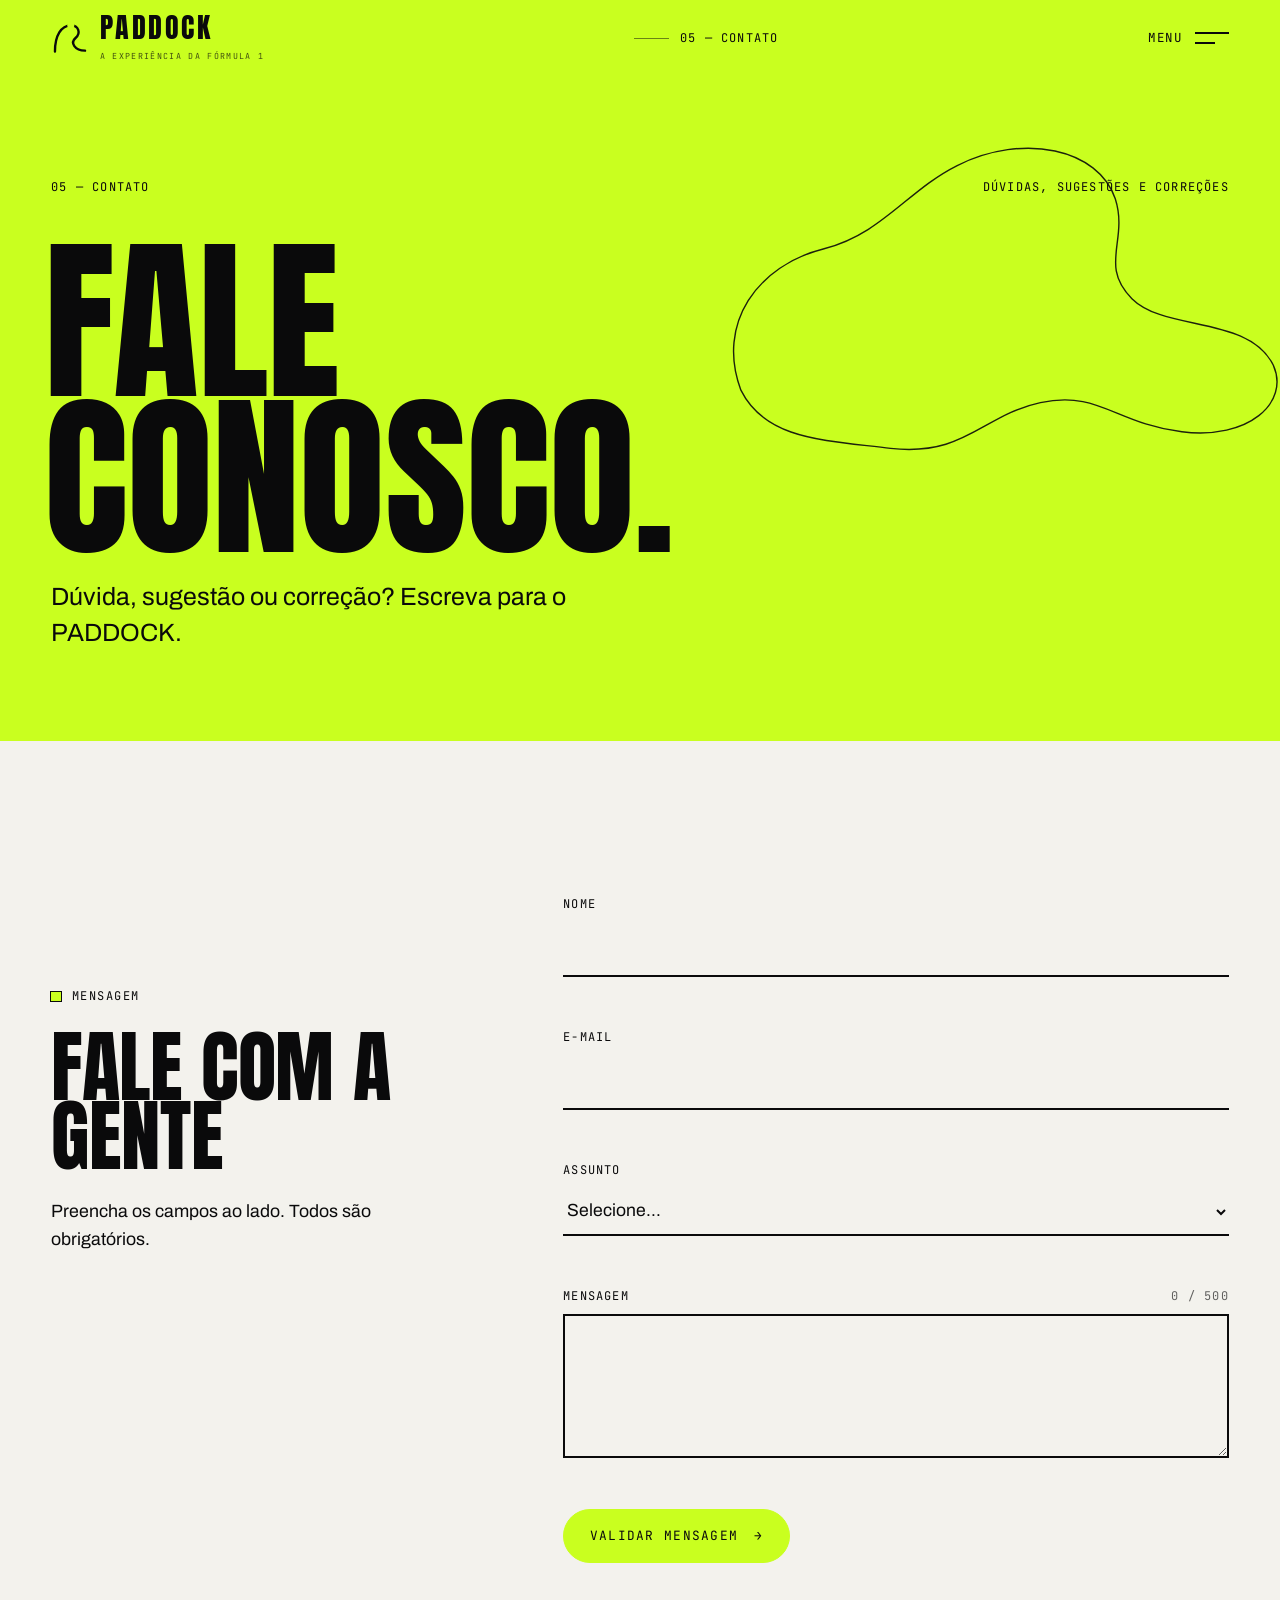
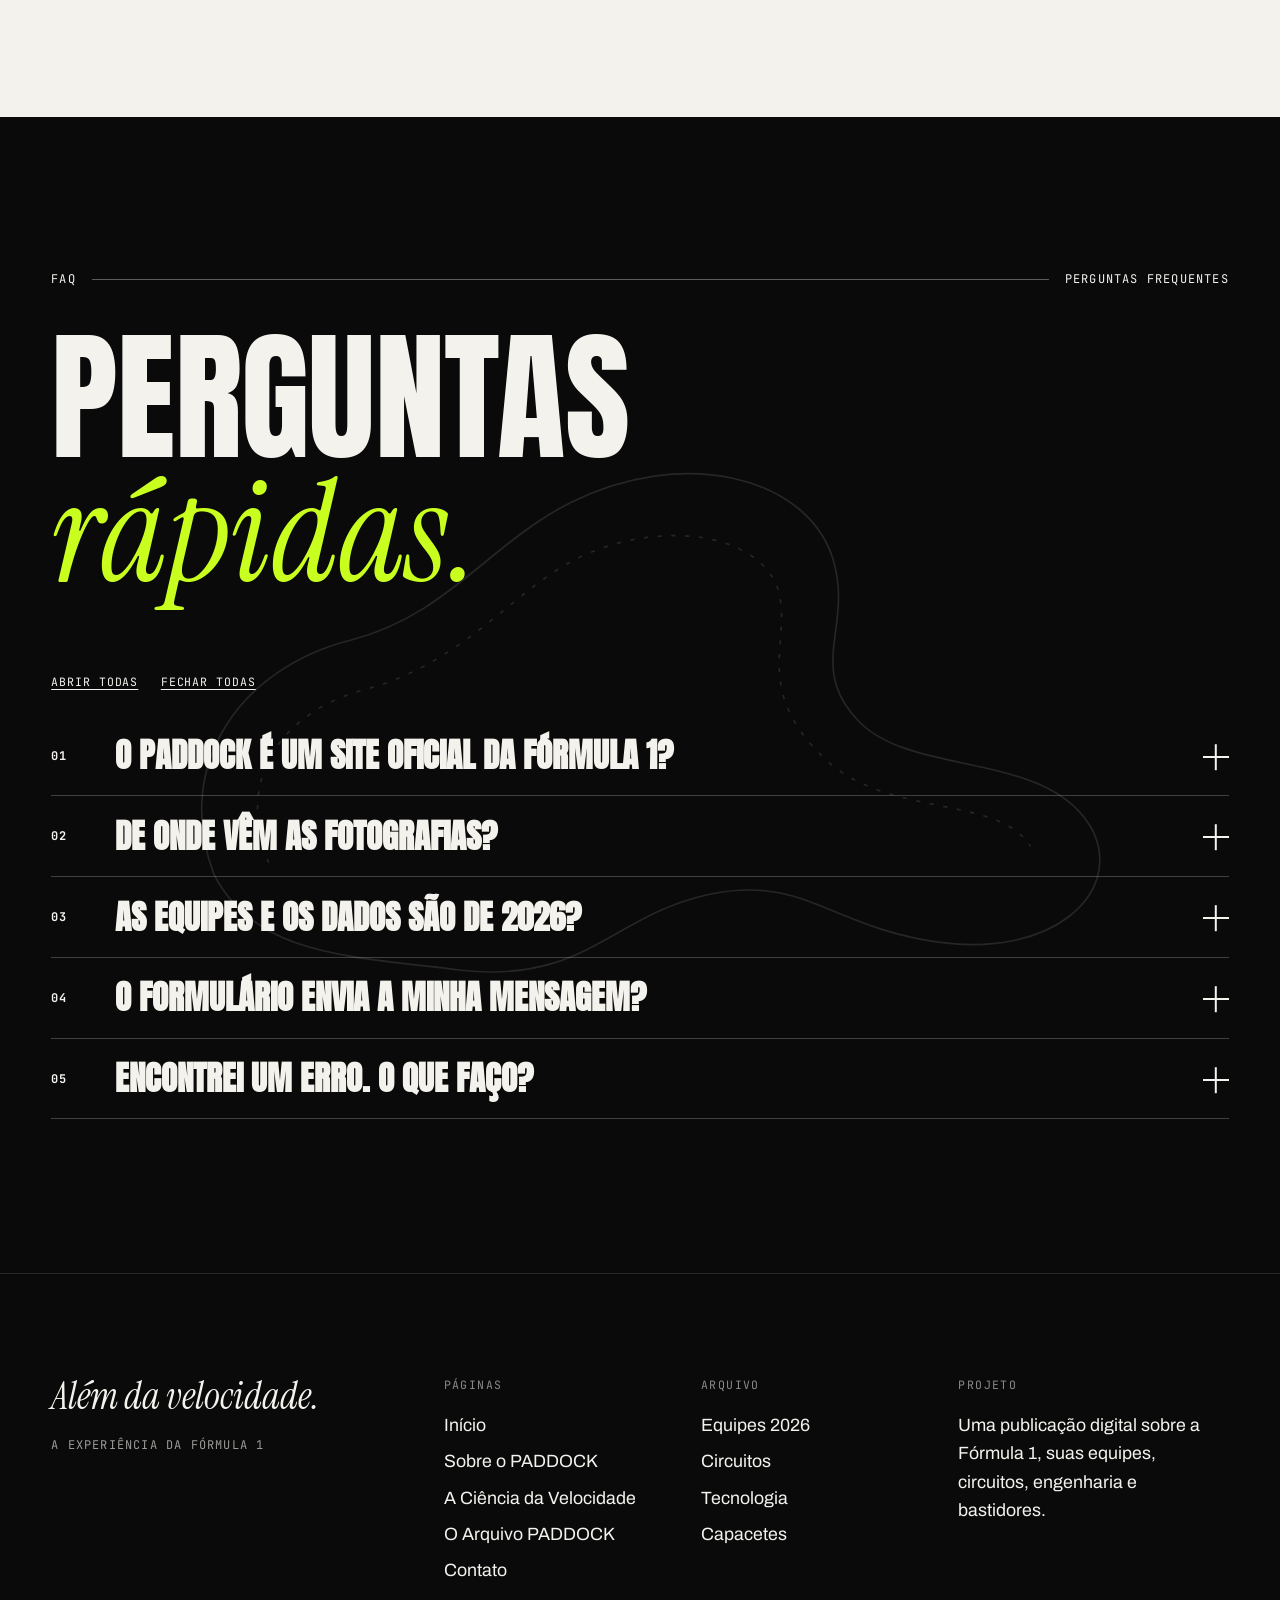
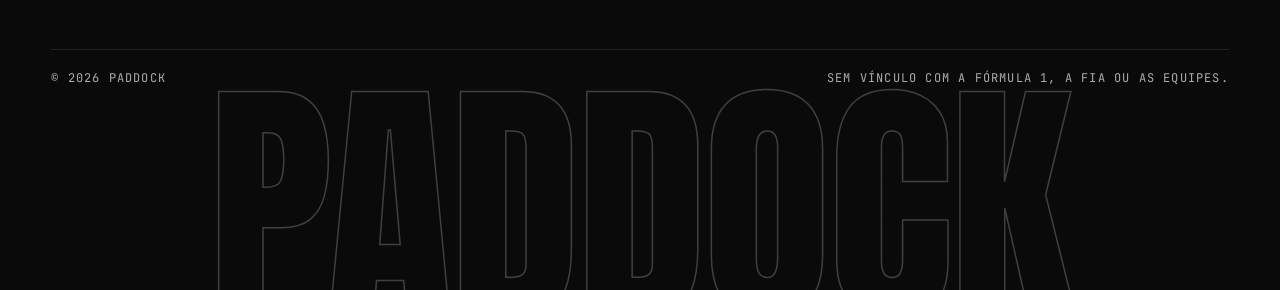
<file: contato.html>
<!DOCTYPE html>
<html lang="pt-BR" class="no-js">
<head>
  <meta charset="UTF-8">
  <meta name="viewport" content="width=device-width, initial-scale=1">
  <title>Contato — fale com o PADDOCK | PADDOCK</title>
  <meta name="description" content="Fale com o PADDOCK: dúvidas, sugestões, correções e perguntas frequentes.">
  <meta name="theme-color" content="#0a0a0b">
  <link rel="icon" href="data:image/svg+xml,%3Csvg xmlns='http://www.w3.org/2000/svg' viewBox='0 0 48 48'%3E%3Crect width='48' height='48' rx='10' fill='%230a0a0b'/%3E%3Cpath d='M8 39C8 21 15 10 25 10c9 0 12 8 6 14-6 6-1 14 11 14' fill='none' stroke='%23f3f2ed' stroke-width='3' stroke-linecap='round'/%3E%3Ccircle cx='25' cy='10' r='4.5' fill='%23c9ff1f'/%3E%3C/svg%3E">
  <script>document.documentElement.classList.replace('no-js', 'js');</script>
  <link rel="preconnect" href="https://fonts.googleapis.com">
  <link rel="preconnect" href="https://fonts.gstatic.com" crossorigin>
  <link href="https://fonts.googleapis.com/css2?family=Anton&family=Archivo:wght@400;500;600&family=Instrument+Serif:ital@0;1&family=JetBrains+Mono:wght@400;500&display=swap" rel="stylesheet">
  <link rel="stylesheet" href="css/style.css">
</head>
<body>
<svg width="0" height="0" style="position:absolute" aria-hidden="true" focusable="false">
  <symbol id="paddock-mark" viewBox="0 0 48 48">
    <path d="M5 41C5 21 13 8 25 8c10 0 13 10 6 16-7 6-1 16 12 16" fill="none" stroke="currentColor" stroke-width="3" stroke-linecap="round"/>
    <circle cx="25" cy="8" r="4.4" fill="#c9ff1f"/>
  </symbol>
</svg>

<a class="skip-link" href="#conteudo">Pular para o conteúdo</a>

<header class="site-header" data-on="dark">
  <a class="brand" href="index.html" aria-label="PADDOCK — página inicial">
    <svg viewBox="0 0 48 48" aria-hidden="true"><use href="#paddock-mark"/></svg>
    <span><span class="brand__word">PADDOCK</span><span class="brand__sub">A EXPERIÊNCIA DA FÓRMULA 1</span></span>
  </a>
  <p class="header__now mono">05 — Contato</p>
  <button class="menu-btn" type="button" aria-expanded="false" aria-controls="menu" aria-label="Abrir menu">
    <span class="menu-btn__text">Menu</span>
    <span class="menu-btn__lines" aria-hidden="true"></span>
  </button>
</header>

<nav class="menu" id="menu" aria-label="Navegação do site">
  <svg class="menu__trace" viewBox="0 0 800 500" aria-hidden="true"><path d="M90 380C60 300 110 230 190 210C260 192 290 140 350 110C430 70 520 90 540 150C556 200 520 230 560 270C600 310 700 290 730 350C750 395 700 440 620 430C540 420 520 380 450 395C380 410 360 460 270 450C190 440 120 440 90 380Z"/></svg>
  <ul class="menu__list">
      <li class="menu__item">
        <a class="menu__link" href="index.html"><span class="menu__num">01</span><span class="menu__label">Início</span><span class="menu__sub">Além da velocidade</span></a>
      </li>
      <li class="menu__item">
        <a class="menu__link" href="sobre.html"><span class="menu__num">02</span><span class="menu__label">Sobre</span><span class="menu__sub">Sobre o PADDOCK</span></a>
      </li>
      <li class="menu__item">
        <a class="menu__link" href="conteudo.html"><span class="menu__num">03</span><span class="menu__label">Ciência</span><span class="menu__sub">A Ciência da Velocidade</span></a>
      </li>
      <li class="menu__item">
        <a class="menu__link" href="explore.html"><span class="menu__num">04</span><span class="menu__label">Arquivo</span><span class="menu__sub">O Arquivo PADDOCK</span></a>
      </li>
      <li class="menu__item">
        <a class="menu__link" href="contato.html" aria-current="page"><span class="menu__num">05</span><span class="menu__label">Contato</span><span class="menu__sub">Contato</span></a>
      </li>
  </ul>
  <div class="menu__aside">
    <p class="menu__slogan">Além da velocidade.</p>
    <div class="menu__meta mono">
      <span>A experiência da Fórmula 1</span>
      <span>Temporada 2026 · 11 equipes · 22 pilotos</span>
      <span>Equipes, circuitos, engenharia e bastidores</span>
    </div>
  </div>
</nav>

<main id="conteudo">

  <section class="page-hero tone-lime" id="abertura" aria-labelledby="ct-titulo">
    <svg class="trace" viewBox="0 0 800 500" aria-hidden="true">
      <path d="M90 380C60 300 110 230 190 210C260 192 290 140 350 110C430 70 520 90 540 150C556 200 520 230 560 270C600 310 700 290 730 350C750 395 700 440 620 430C540 420 520 380 450 395C380 410 360 460 270 450C190 440 120 440 90 380Z"/>
    </svg>
    <div class="container">
      <div class="page-hero__top mono"><span>05 — Contato</span><span>Dúvidas, sugestões e correções</span></div>
      <h1 class="display display--xl page-hero__title" id="ct-titulo">Fale<br>conosco.</h1>
      <p class="lead" style="margin-top:1.5rem" data-reveal>Dúvida, sugestão ou correção? Escreva para o PADDOCK.</p>
    </div>
  </section>

  <section class="section tone-light" id="formulario" aria-labelledby="form-titulo">
    <div class="container">
      <div class="contact-grid">
        <div class="contact-info" data-reveal>
          <p class="eyebrow">Mensagem</p>
          <h2 class="display display--md" id="form-titulo">Fale com a gente</h2>
          <p>Preencha os campos ao lado. Todos são obrigatórios.</p>
        </div>

        <form class="form" id="form-contato" novalidate data-reveal>
          <div class="field">
            <label for="nome">Nome</label>
            <input id="nome" name="nome" type="text" autocomplete="name" aria-describedby="erro-nome" required>
            <p class="field__error" id="erro-nome" aria-live="polite"></p>
          </div>
          <div class="field">
            <label for="email">E-mail</label>
            <input id="email" name="email" type="email" autocomplete="email" aria-describedby="erro-email" required>
            <p class="field__error" id="erro-email" aria-live="polite"></p>
          </div>
          <div class="field">
            <label for="assunto">Assunto</label>
            <select id="assunto" name="assunto" aria-describedby="erro-assunto" required>
              <option value="">Selecione…</option>
              <option value="duvida">Dúvida sobre o conteúdo</option>
              <option value="sugestao">Sugestão</option>
              <option value="correcao">Correção de informação</option>
              <option value="imagens">Imagens</option>
              <option value="outro">Outro assunto</option>
            </select>
            <p class="field__error" id="erro-assunto" aria-live="polite"></p>
          </div>
          <div class="field">
            <label for="mensagem"><span>Mensagem</span><span id="contador-mensagem" class="muted">0 / 500</span></label>
            <textarea id="mensagem" name="mensagem" aria-describedby="erro-mensagem" required></textarea>
            <p class="field__error" id="erro-mensagem" aria-live="polite"></p>
          </div>
          <div class="form__actions">
            <button class="btn btn--lime" type="submit"><span>Validar mensagem</span><span class="btn__arrow" aria-hidden="true">→</span></button>
          </div>
          <p class="form__status" id="form-status" role="status"></p>
        </form>
      </div>
    </div>
  </section>

  <section class="section tone-dark bg-track" id="faq" aria-labelledby="faq-titulo">
    <div class="container">
      <div class="marker mono"><span>FAQ</span><span class="marker__line"></span><span>Perguntas frequentes</span></div>
      <h2 class="display display--lg" id="faq-titulo">Perguntas<br><span class="serif lime">rápidas.</span></h2>

      <div class="faq">
        <div class="faq__tools mono">
          <button class="link-btn" type="button" id="faq-abrir">Abrir todas</button>
          <button class="link-btn" type="button" id="faq-fechar">Fechar todas</button>
        </div>

        <div class="faq__item">
          <h3><button class="faq__q" type="button" id="faq-q1" aria-expanded="false" aria-controls="faq-a1"><span class="mono">01</span><span>O PADDOCK é um site oficial da Fórmula 1?</span><span class="faq__plus" aria-hidden="true"></span></button></h3>
          <div class="faq__a" id="faq-a1" role="region" aria-labelledby="faq-q1"><div><p>Não. O PADDOCK é uma publicação independente, sem vínculo com a Fórmula 1, a FIA ou as equipes. Nomes e marcas pertencem aos seus donos.</p></div></div>
        </div>
        <div class="faq__item">
          <h3><button class="faq__q" type="button" id="faq-q2" aria-expanded="false" aria-controls="faq-a2"><span class="mono">02</span><span>De onde vêm as fotografias?</span><span class="faq__plus" aria-hidden="true"></span></button></h3>
          <div class="faq__a" id="faq-a2" role="region" aria-labelledby="faq-q2"><div><p>Foram escolhidas pelo grupo para ilustrar cada tema. Algumas podem mostrar carros de temporadas anteriores.</p></div></div>
        </div>
        <div class="faq__item">
          <h3><button class="faq__q" type="button" id="faq-q3" aria-expanded="false" aria-controls="faq-a3"><span class="mono">03</span><span>As equipes e os dados são de 2026?</span><span class="faq__plus" aria-hidden="true"></span></button></h3>
          <div class="faq__a" id="faq-a3" role="region" aria-labelledby="faq-q3"><div><p>Sim. A lista de 11 equipes segue a lista de inscritos da FIA para 2026, e os números técnicos vêm das fontes citadas na página A Ciência da Velocidade.</p></div></div>
        </div>
        <div class="faq__item">
          <h3><button class="faq__q" type="button" id="faq-q4" aria-expanded="false" aria-controls="faq-a4"><span class="mono">04</span><span>O formulário envia a minha mensagem?</span><span class="faq__plus" aria-hidden="true"></span></button></h3>
          <div class="faq__a" id="faq-a4" role="region" aria-labelledby="faq-q4"><div><p>Não. Ele só valida os campos com JavaScript e mostra o resultado na tela. Nenhum dado é enviado ou guardado.</p></div></div>
        </div>
        <div class="faq__item">
          <h3><button class="faq__q" type="button" id="faq-q5" aria-expanded="false" aria-controls="faq-a5"><span class="mono">05</span><span>Encontrei um erro. O que faço?</span><span class="faq__plus" aria-hidden="true"></span></button></h3>
          <div class="faq__a" id="faq-a5" role="region" aria-labelledby="faq-q5"><div><p>Use o formulário acima com o assunto "Correção de informação". Se possível, diga em qual página está o erro.</p></div></div>
        </div>
      </div>
    </div>
  </section>

</main>

<footer class="site-footer">
  <div class="container">
    <div class="footer__cols">
      <div>
        <p class="footer__lead">Além da velocidade.</p>
        <p class="mono muted" style="margin-top:1.2rem">A experiência da Fórmula 1</p>
      </div>
      <div>
        <h2>Páginas</h2>
        <ul>
          <li><a class="link-u link-u--grow" href="index.html">Início</a></li>
          <li><a class="link-u link-u--grow" href="sobre.html">Sobre o PADDOCK</a></li>
          <li><a class="link-u link-u--grow" href="conteudo.html">A Ciência da Velocidade</a></li>
          <li><a class="link-u link-u--grow" href="explore.html">O Arquivo PADDOCK</a></li>
          <li><a class="link-u link-u--grow" href="contato.html">Contato</a></li>
        </ul>
      </div>
      <div>
        <h2>Arquivo</h2>
        <ul>
          <li><a class="link-u link-u--grow" href="explore.html#equipes">Equipes 2026</a></li>
          <li><a class="link-u link-u--grow" href="explore.html#circuitos">Circuitos</a></li>
          <li><a class="link-u link-u--grow" href="explore.html#tecnologia">Tecnologia</a></li>
          <li><a class="link-u link-u--grow" href="explore.html#capacetes">Capacetes</a></li>
        </ul>
      </div>
      <div>
        <h2>Projeto</h2>
        <p>Uma publicação digital sobre a Fórmula 1, suas equipes, circuitos, engenharia e bastidores.</p>
      </div>
    </div>
    <div class="footer__legal mono">
      <span>© <span id="ano">2026</span> PADDOCK</span>
      <span>Sem vínculo com a Fórmula 1, a FIA ou as equipes.</span>
    </div>
  </div>
  <p class="footer__word" aria-hidden="true">PADDOCK</p>
</footer>

<script src="js/script.js"></script>
</body>
</html>
</file>
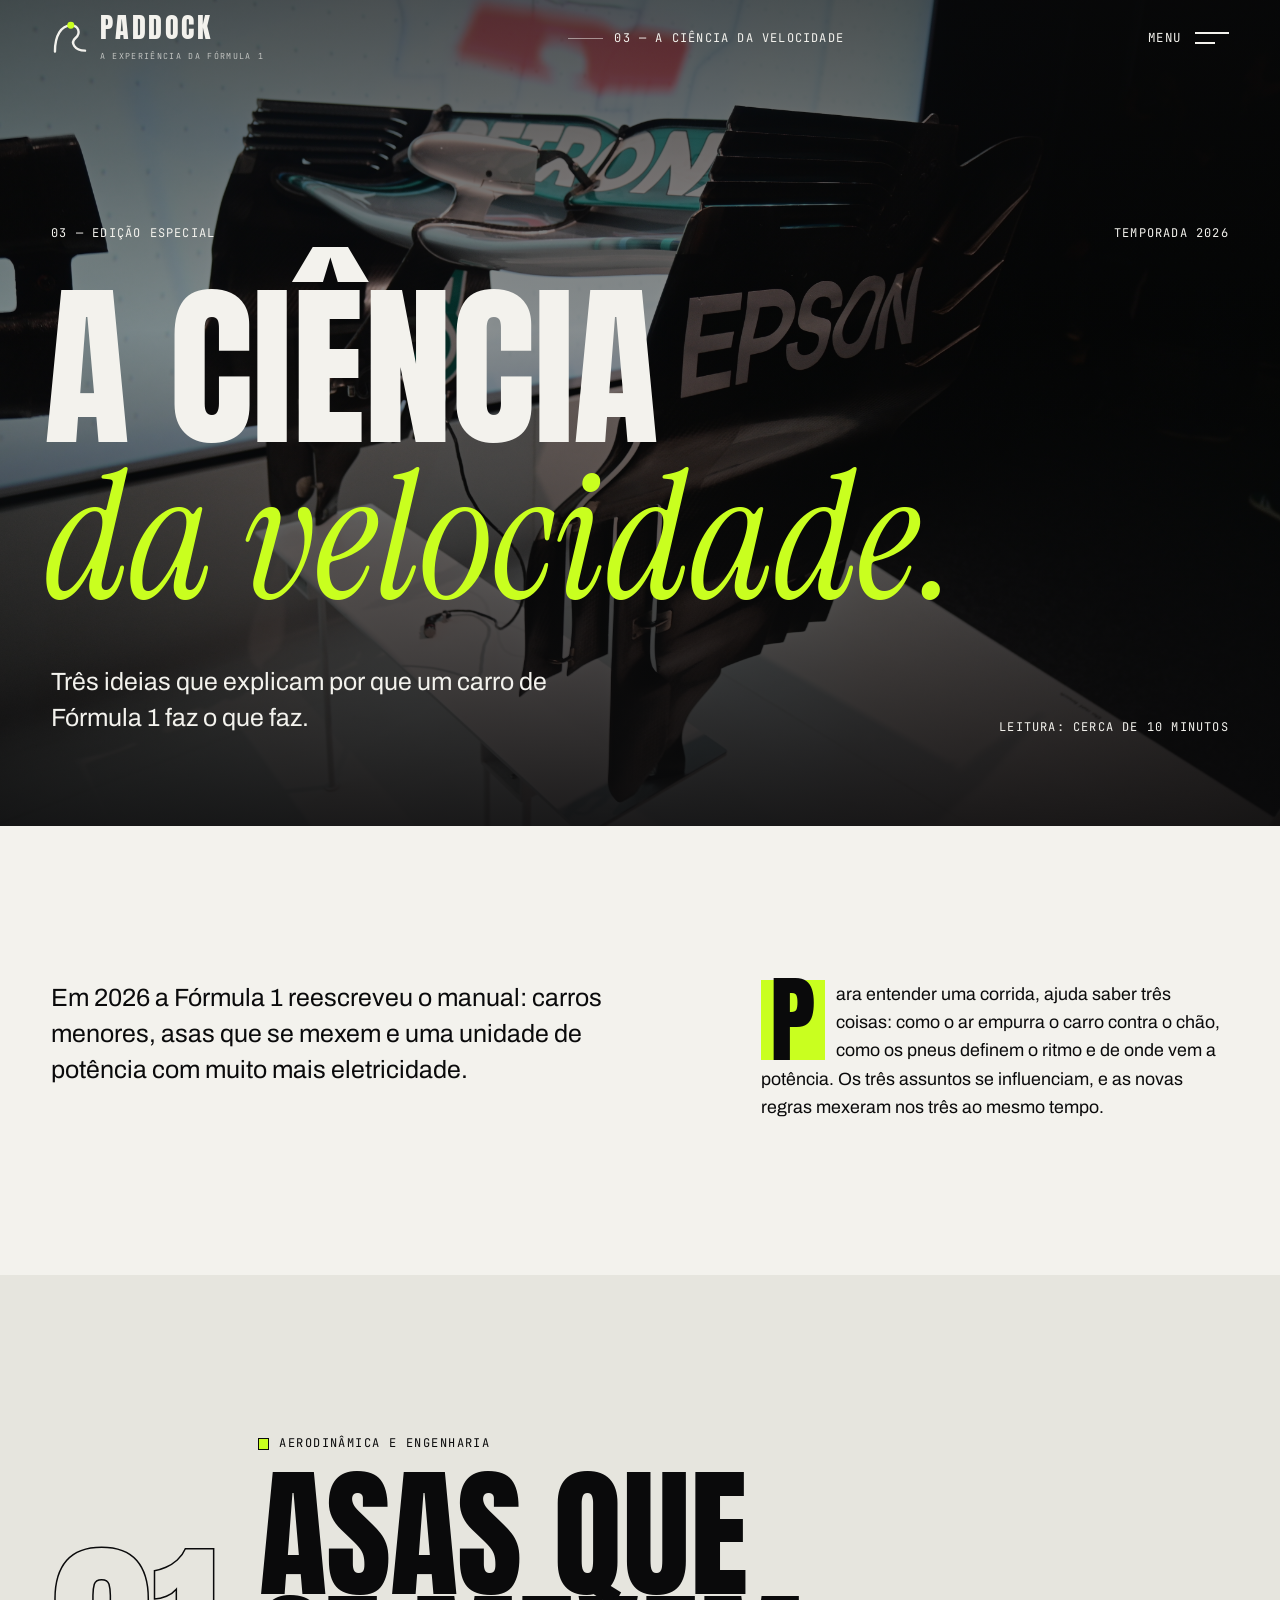
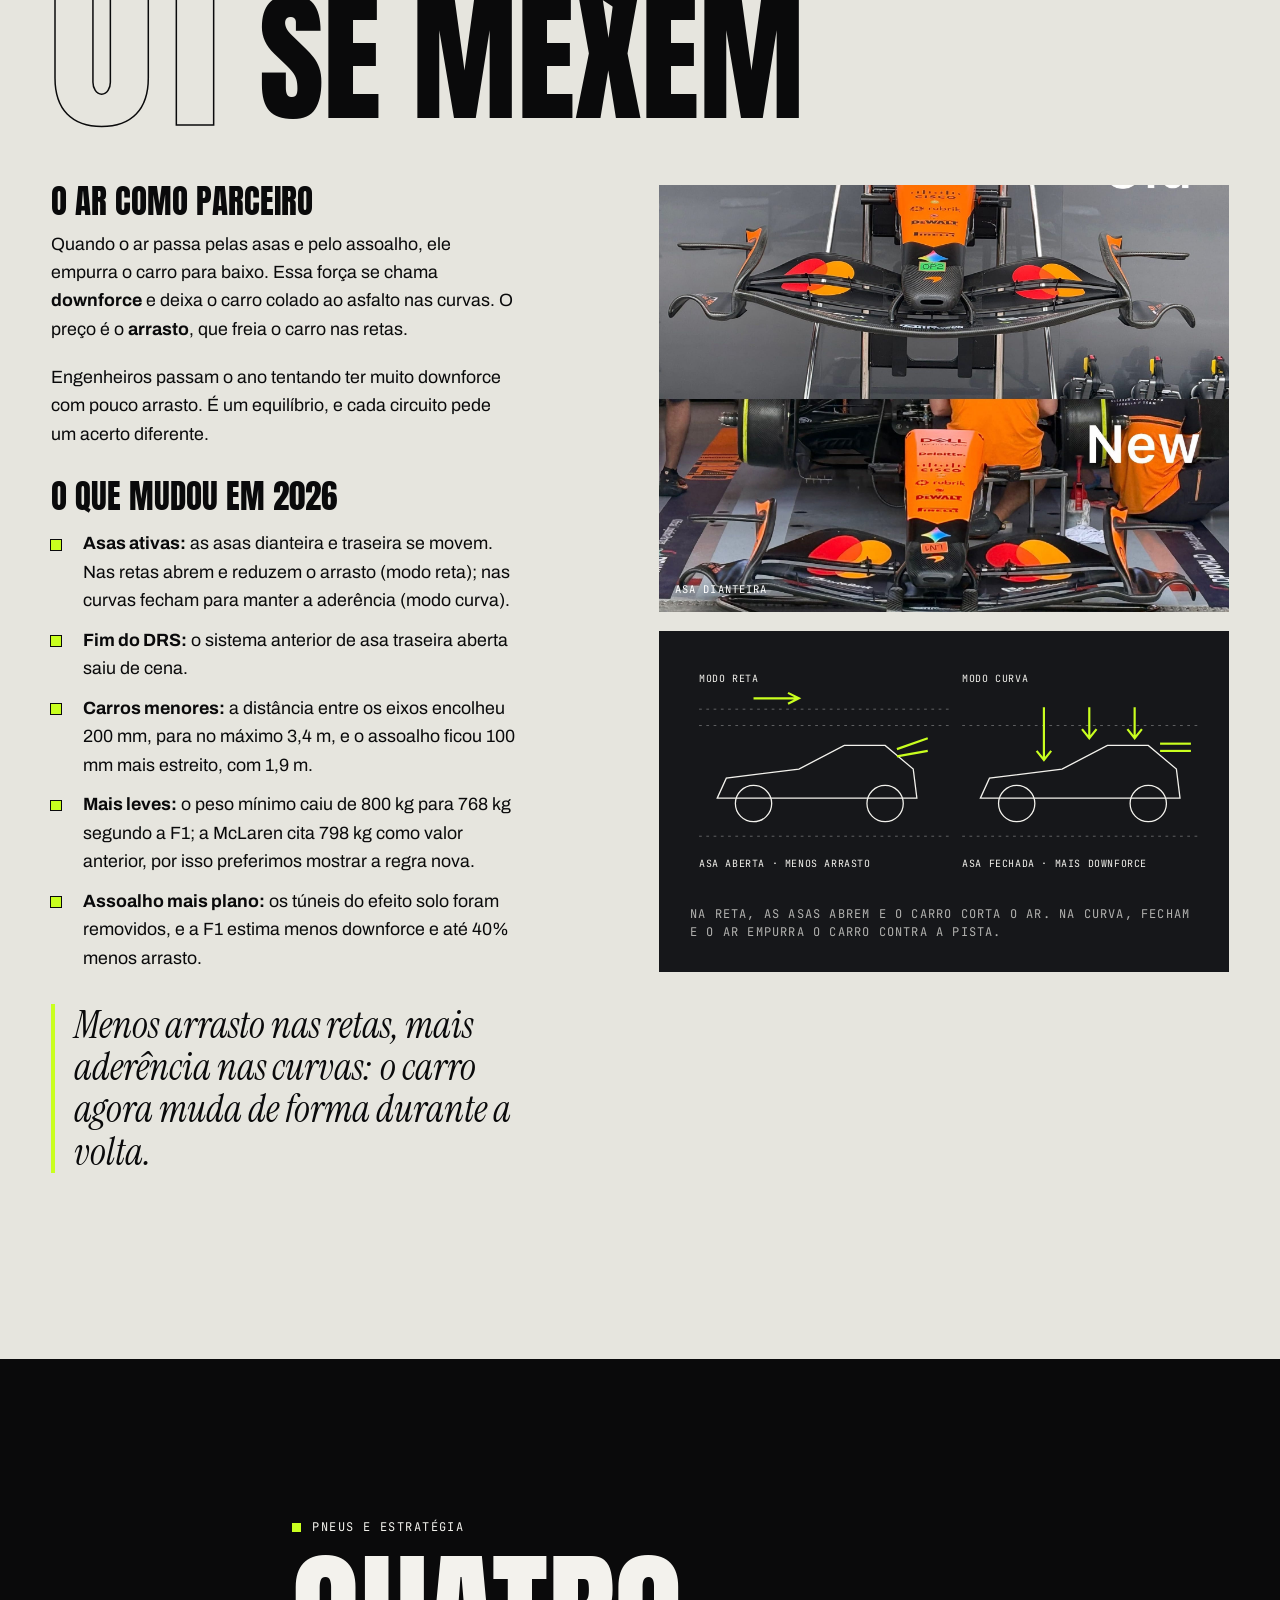
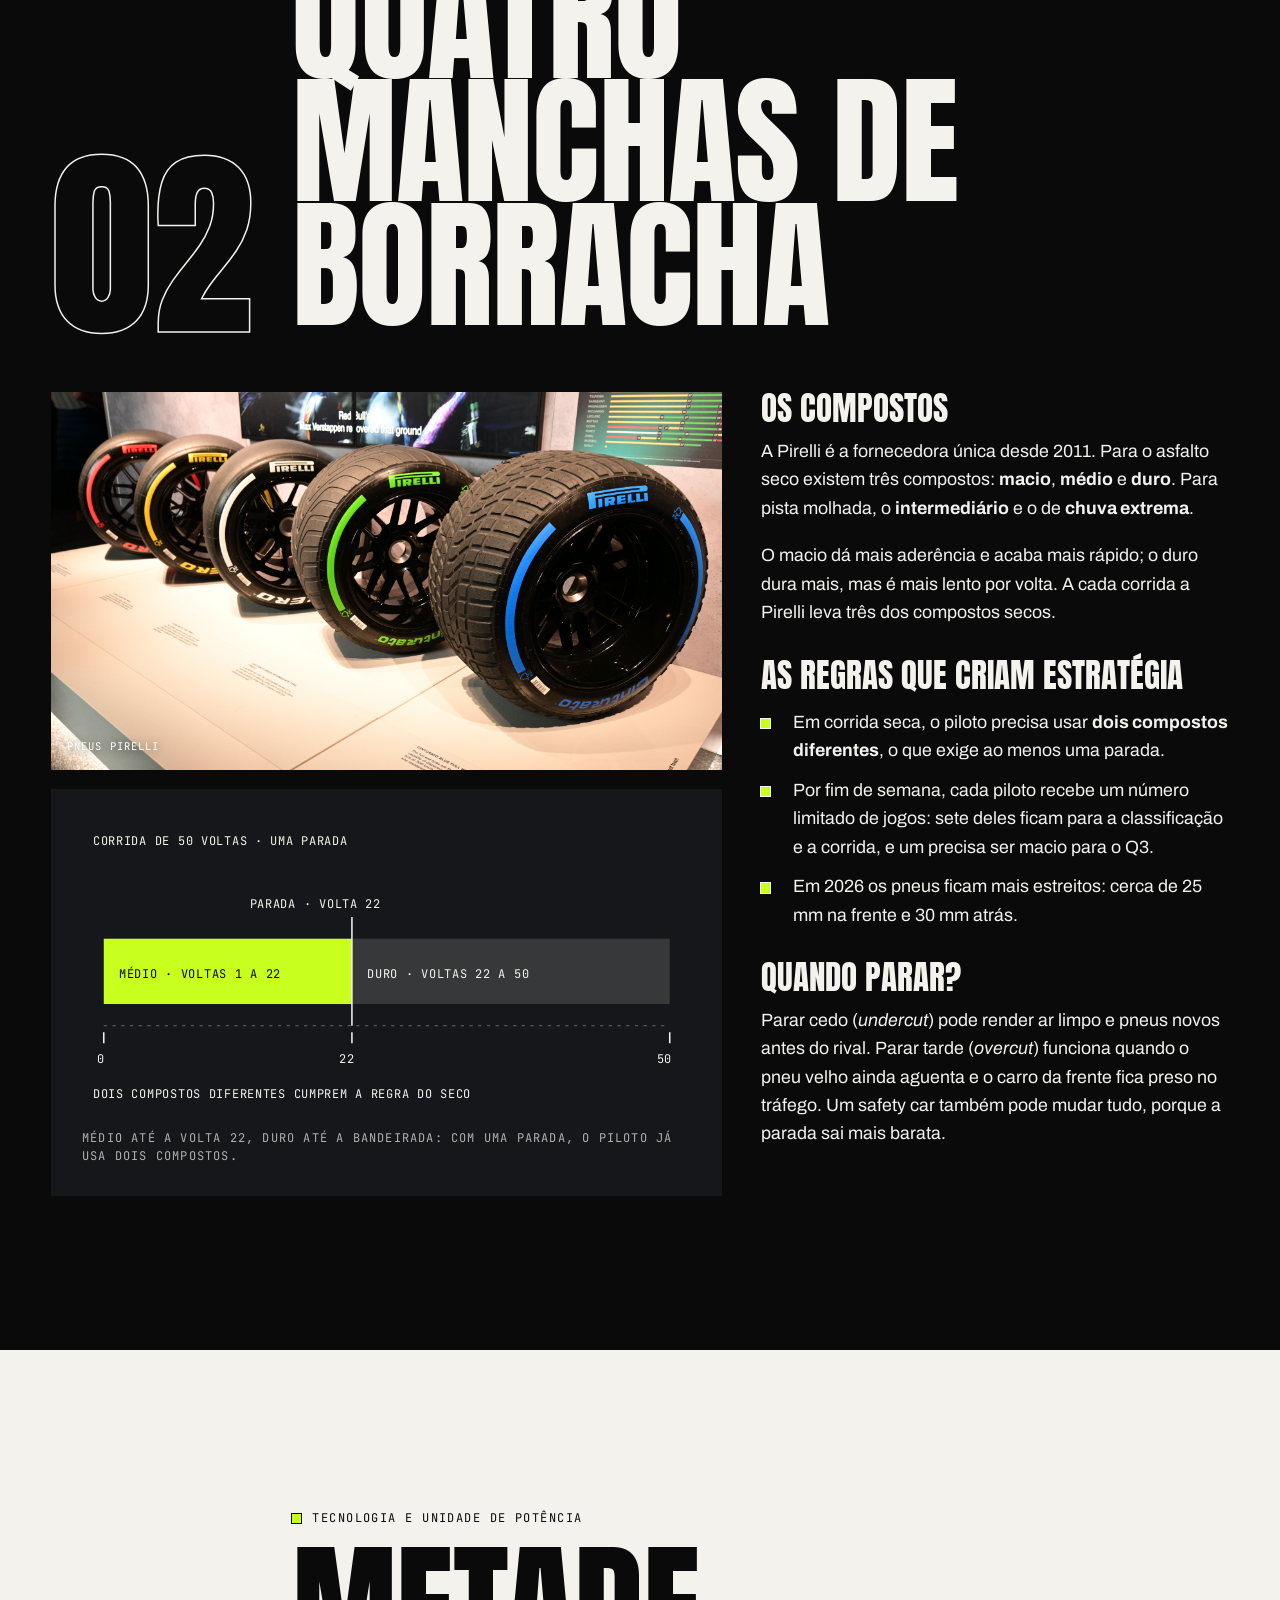
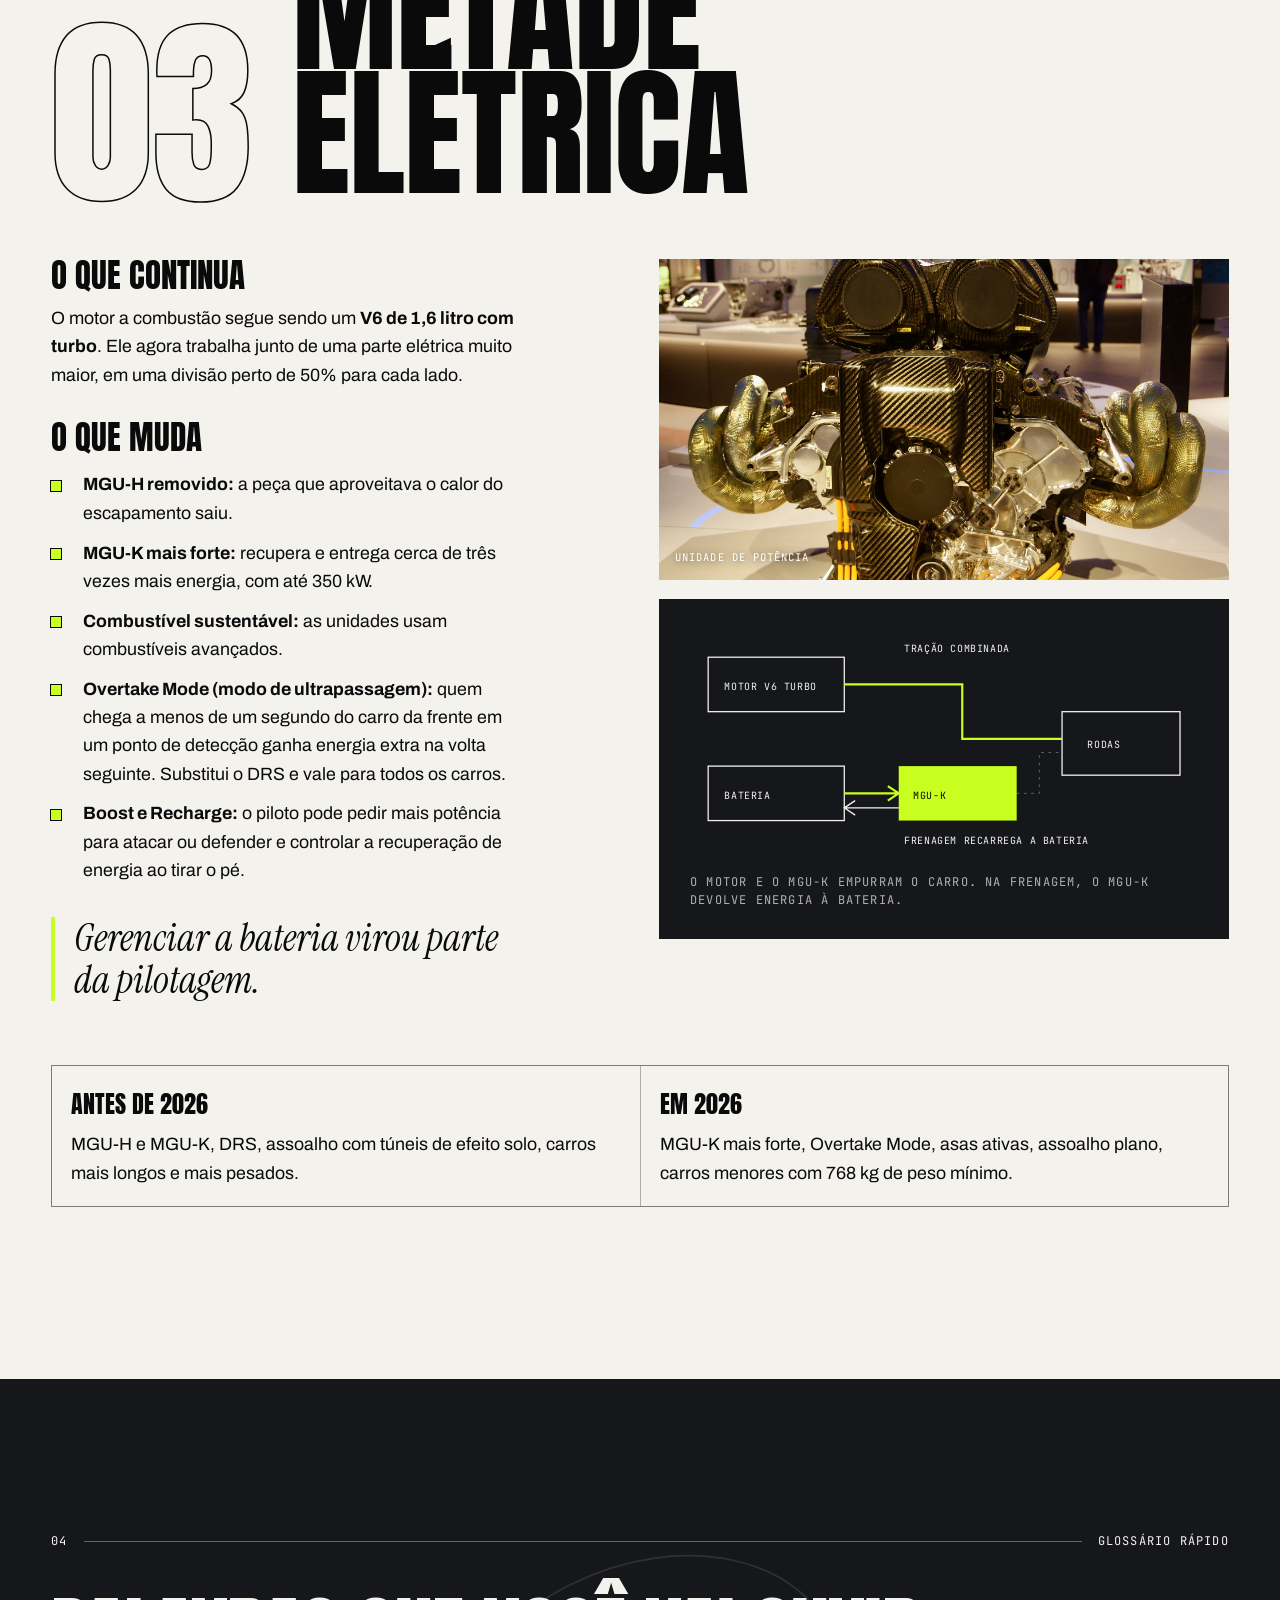
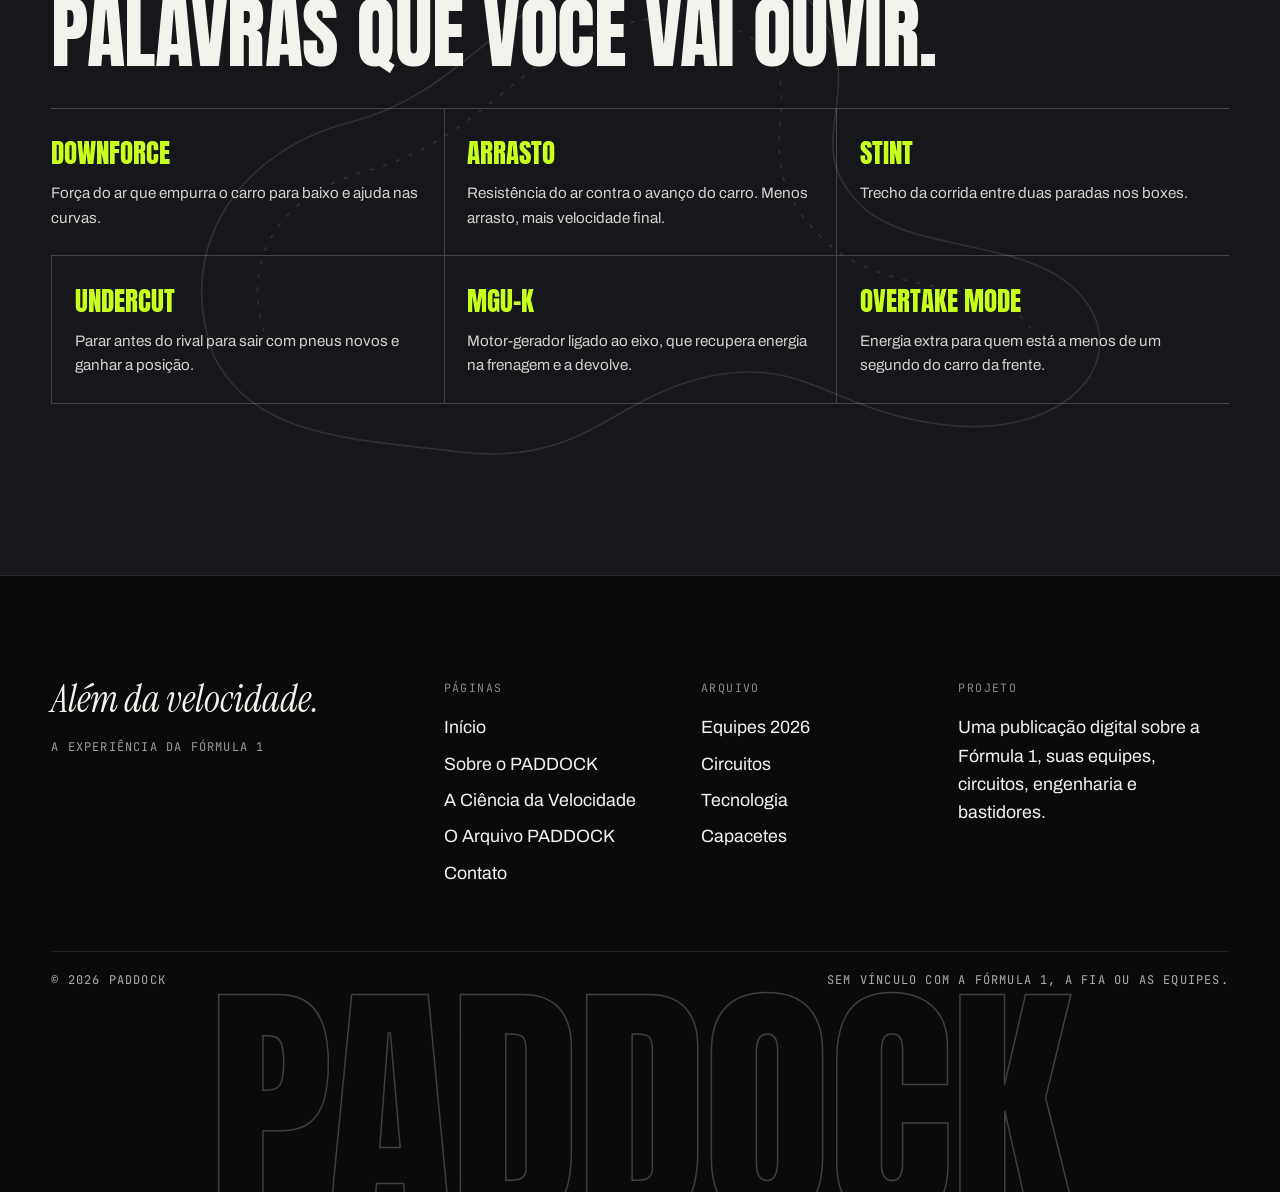
<file: conteudo.html>
<!DOCTYPE html>
<html lang="pt-BR" class="no-js">
<head>
  <meta charset="UTF-8">
  <meta name="viewport" content="width=device-width, initial-scale=1">
  <title>A Ciência da Velocidade — aerodinâmica, pneus e motor | PADDOCK</title>
  <meta name="description" content="Matéria especial sobre aerodinâmica, pneus, estratégia e a unidade de potência da Fórmula 1 em 2026.">
  <meta name="theme-color" content="#0a0a0b">
  <link rel="icon" href="data:image/svg+xml,%3Csvg xmlns='http://www.w3.org/2000/svg' viewBox='0 0 48 48'%3E%3Crect width='48' height='48' rx='10' fill='%230a0a0b'/%3E%3Cpath d='M8 39C8 21 15 10 25 10c9 0 12 8 6 14-6 6-1 14 11 14' fill='none' stroke='%23f3f2ed' stroke-width='3' stroke-linecap='round'/%3E%3Ccircle cx='25' cy='10' r='4.5' fill='%23c9ff1f'/%3E%3C/svg%3E">
  <script>document.documentElement.classList.replace('no-js', 'js');</script>
  <link rel="preconnect" href="https://fonts.googleapis.com">
  <link rel="preconnect" href="https://fonts.gstatic.com" crossorigin>
  <link href="https://fonts.googleapis.com/css2?family=Anton&family=Archivo:wght@400;500;600&family=Instrument+Serif:ital@0;1&family=JetBrains+Mono:wght@400;500&display=swap" rel="stylesheet">
  <link rel="stylesheet" href="css/style.css">
</head>
<body>
<svg width="0" height="0" style="position:absolute" aria-hidden="true" focusable="false">
  <symbol id="paddock-mark" viewBox="0 0 48 48">
    <path d="M5 41C5 21 13 8 25 8c10 0 13 10 6 16-7 6-1 16 12 16" fill="none" stroke="currentColor" stroke-width="3" stroke-linecap="round"/>
    <circle cx="25" cy="8" r="4.4" fill="#c9ff1f"/>
  </symbol>
</svg>

<a class="skip-link" href="#conteudo">Pular para o conteúdo</a>

<header class="site-header" data-on="dark">
  <a class="brand" href="index.html" aria-label="PADDOCK — página inicial">
    <svg viewBox="0 0 48 48" aria-hidden="true"><use href="#paddock-mark"/></svg>
    <span><span class="brand__word">PADDOCK</span><span class="brand__sub">A EXPERIÊNCIA DA FÓRMULA 1</span></span>
  </a>
  <p class="header__now mono">03 — A Ciência da Velocidade</p>
  <button class="menu-btn" type="button" aria-expanded="false" aria-controls="menu" aria-label="Abrir menu">
    <span class="menu-btn__text">Menu</span>
    <span class="menu-btn__lines" aria-hidden="true"></span>
  </button>
</header>

<nav class="menu" id="menu" aria-label="Navegação do site">
  <svg class="menu__trace" viewBox="0 0 800 500" aria-hidden="true"><path d="M90 380C60 300 110 230 190 210C260 192 290 140 350 110C430 70 520 90 540 150C556 200 520 230 560 270C600 310 700 290 730 350C750 395 700 440 620 430C540 420 520 380 450 395C380 410 360 460 270 450C190 440 120 440 90 380Z"/></svg>
  <ul class="menu__list">
      <li class="menu__item">
        <a class="menu__link" href="index.html"><span class="menu__num">01</span><span class="menu__label">Início</span><span class="menu__sub">Além da velocidade</span></a>
      </li>
      <li class="menu__item">
        <a class="menu__link" href="sobre.html"><span class="menu__num">02</span><span class="menu__label">Sobre</span><span class="menu__sub">Sobre o PADDOCK</span></a>
      </li>
      <li class="menu__item">
        <a class="menu__link" href="conteudo.html" aria-current="page"><span class="menu__num">03</span><span class="menu__label">Ciência</span><span class="menu__sub">A Ciência da Velocidade</span></a>
      </li>
      <li class="menu__item">
        <a class="menu__link" href="explore.html"><span class="menu__num">04</span><span class="menu__label">Arquivo</span><span class="menu__sub">O Arquivo PADDOCK</span></a>
      </li>
      <li class="menu__item">
        <a class="menu__link" href="contato.html"><span class="menu__num">05</span><span class="menu__label">Contato</span><span class="menu__sub">Contato</span></a>
      </li>
  </ul>
  <div class="menu__aside">
    <p class="menu__slogan">Além da velocidade.</p>
    <div class="menu__meta mono">
      <span>A experiência da Fórmula 1</span>
      <span>Temporada 2026 · 11 equipes · 22 pilotos</span>
      <span>Equipes, circuitos, engenharia e bastidores</span>
    </div>
  </div>
</nav>

<main id="conteudo">

  <section class="page-hero tone-dark" id="abertura" aria-labelledby="sci-titulo">
    <figure class="foto" style="position:absolute;inset:0">
      <img src="imagens/tecnologia/asa-traseira.png" alt="Asa traseira de um carro de Fórmula 1" fetchpriority="high">
    </figure>
    <div style="position:absolute;inset:0;background:linear-gradient(180deg,rgba(10,10,11,.7),rgba(10,10,11,.45) 40%,rgba(10,10,11,.92))"></div>
    <div class="container" style="position:relative;min-height:62svh;display:flex;flex-direction:column;justify-content:flex-end">
      <div class="page-hero__top mono"><span>03 — Edição especial</span><span>Temporada 2026</span></div>
      <h1 class="display display--xl page-hero__title" id="sci-titulo">A ciência<br><span class="serif lime">da velocidade.</span></h1>
      <div class="page-hero__row">
        <p class="lead" data-reveal>Três ideias que explicam por que um carro de Fórmula 1 faz o que faz.</p>
        <p class="mono" data-reveal>Leitura: cerca de 10 minutos</p>
      </div>
    </div>
  </section>

  <section class="section tone-light" id="introducao" aria-labelledby="intro-titulo">
    <div class="container">
      <h2 class="sr-only" id="intro-titulo">Introdução</h2>
      <div class="feature-intro">
        <p class="lead" data-reveal>Em 2026 a Fórmula 1 reescreveu o manual: carros menores, asas que se mexem e uma unidade de potência com muito mais eletricidade.</p>
        <div class="prose" data-reveal>
          <p class="dropcap">Para entender uma corrida, ajuda saber três coisas: como o ar empurra o carro contra o chão, como os pneus definem o ritmo e de onde vem a potência. Os três assuntos se influenciam, e as novas regras mexeram nos três ao mesmo tempo.</p>
        </div>
      </div>
    </div>
  </section>

  <!-- TÓPICO 1 — Aerodinâmica -->
  <section class="section tone-paper topic" id="aerodinamica" aria-labelledby="aero-titulo">
    <div class="container">
      <div class="topic__head">
        <span class="topic__num" aria-hidden="true" data-reveal>01</span>
        <div>
          <p class="eyebrow">Aerodinâmica e engenharia</p>
          <h2 class="display display--lg" id="aero-titulo" style="margin-top:1rem">Asas que<br>se mexem</h2>
        </div>
      </div>

      <div class="topic__cols">
        <div class="topic__text">
          <h3>O ar como parceiro</h3>
          <div class="prose">
            <p>Quando o ar passa pelas asas e pelo assoalho, ele empurra o carro para baixo. Essa força se chama <strong>downforce</strong> e deixa o carro colado ao asfalto nas curvas. O preço é o <strong>arrasto</strong>, que freia o carro nas retas.</p>
            <p>Engenheiros passam o ano tentando ter muito downforce com pouco arrasto. É um equilíbrio, e cada circuito pede um acerto diferente.</p>
          </div>

          <h3>O que mudou em 2026</h3>
          <ul class="checklist">
            <li><span><strong>Asas ativas:</strong> as asas dianteira e traseira se movem. Nas retas abrem e reduzem o arrasto (modo reta); nas curvas fecham para manter a aderência (modo curva).</span></li>
            <li><span><strong>Fim do DRS:</strong> o sistema anterior de asa traseira aberta saiu de cena.</span></li>
            <li><span><strong>Carros menores:</strong> a distância entre os eixos encolheu 200 mm, para no máximo 3,4 m, e o assoalho ficou 100 mm mais estreito, com 1,9 m.</span></li>
            <li><span><strong>Mais leves:</strong> o peso mínimo caiu de 800 kg para 768 kg segundo a F1; a McLaren cita 798 kg como valor anterior, por isso preferimos mostrar a regra nova.</span></li>
            <li><span><strong>Assoalho mais plano:</strong> os túneis do efeito solo foram removidos, e a F1 estima menos downforce e até 40% menos arrasto.</span></li>
          </ul>
          <p class="pull">Menos arrasto nas retas, mais aderência nas curvas: o carro agora muda de forma durante a volta.</p>
        </div>

        <div class="topic__media">
          <figure class="foto r-land"><img src="imagens/tecnologia/asa-dianteira.png" alt="Asa dianteira de um carro de Fórmula 1 vista de perto" loading="lazy" decoding="async"><figcaption class="foto__cap">Asa dianteira</figcaption></figure>

          <figure class="diagram" data-reveal>
            <svg viewBox="0 0 560 250" role="img" aria-labelledby="dg1-t dg1-d">
              <title id="dg1-t">Asas ativas: modo reta e modo curva</title>
              <desc id="dg1-d">Dois carros vistos de lado. No modo reta a asa traseira está aberta, com setas de ar passando livremente e arrasto baixo. No modo curva a asa está fechada, com setas apontando para baixo e downforce alto.</desc>
              <g>
                <text x="10" y="22">Modo reta</text>
                <path class="dg-line" d="M30 150 L40 128 L120 118 L170 92 L215 92 L246 118 L250 150 Z"/>
                <circle class="dg-line" cx="70" cy="156" r="20"/><circle class="dg-line" cx="215" cy="156" r="20"/>
                <path class="dg-lime" d="M228 96 L262 84"/><path class="dg-lime" d="M228 104 L262 98" />
                <path class="dg-dim" d="M10 70 H290 M10 52 H290 M10 192 H290"/>
                <path class="dg-lime" d="M70 40 H120 M108 34 L120 40 L108 46"/>
                <text x="10" y="226">Asa aberta · menos arrasto</text>
              </g>
              <g transform="translate(290,0)">
                <text x="10" y="22">Modo curva</text>
                <path class="dg-line" d="M30 150 L40 128 L120 118 L170 92 L215 92 L246 118 L250 150 Z"/>
                <circle class="dg-line" cx="70" cy="156" r="20"/><circle class="dg-line" cx="215" cy="156" r="20"/>
                <path class="dg-lime" d="M228 90 L262 90"/><path class="dg-lime" d="M228 98 L262 98"/>
                <path class="dg-dim" d="M10 70 H290 M10 192 H290"/>
                <path class="dg-lime" d="M150 50 V84 M142 74 L150 84 L158 74"/><path class="dg-lime" d="M100 50 V108 M92 98 L100 108 L108 98"/><path class="dg-lime" d="M200 50 V84 M192 74 L200 84 L208 74"/>
                <text x="10" y="226">Asa fechada · mais downforce</text>
              </g>
            </svg>
            <figcaption class="mono">Na reta, as asas abrem e o carro corta o ar. Na curva, fecham e o ar empurra o carro contra a pista.</figcaption>
          </figure>
        </div>
      </div>
    </div>
  </section>

  <!-- TÓPICO 2 — Pneus -->
  <section class="section tone-dark topic topic--flip" id="pneus" aria-labelledby="pneus-titulo">
    <div class="container">
      <div class="topic__head">
        <span class="topic__num" aria-hidden="true" data-reveal>02</span>
        <div>
          <p class="eyebrow">Pneus e estratégia</p>
          <h2 class="display display--lg" id="pneus-titulo" style="margin-top:1rem">Quatro<br>manchas de<br>borracha</h2>
        </div>
      </div>

      <div class="topic__cols">
        <div class="topic__text">
          <h3>Os compostos</h3>
          <div class="prose">
            <p>A Pirelli é a fornecedora única desde 2011. Para o asfalto seco existem três compostos: <strong>macio</strong>, <strong>médio</strong> e <strong>duro</strong>. Para pista molhada, o <strong>intermediário</strong> e o de <strong>chuva extrema</strong>.</p>
            <p>O macio dá mais aderência e acaba mais rápido; o duro dura mais, mas é mais lento por volta. A cada corrida a Pirelli leva três dos compostos secos.</p>
          </div>

          <h3>As regras que criam estratégia</h3>
          <ul class="checklist">
            <li><span>Em corrida seca, o piloto precisa usar <strong>dois compostos diferentes</strong>, o que exige ao menos uma parada.</span></li>
            <li><span>Por fim de semana, cada piloto recebe um número limitado de jogos: sete deles ficam para a classificação e a corrida, e um precisa ser macio para o Q3.</span></li>
            <li><span>Em 2026 os pneus ficam mais estreitos: cerca de 25 mm na frente e 30 mm atrás.</span></li>
          </ul>

          <h3>Quando parar?</h3>
          <div class="prose">
            <p>Parar cedo (<em>undercut</em>) pode render ar limpo e pneus novos antes do rival. Parar tarde (<em>overcut</em>) funciona quando o pneu velho ainda aguenta e o carro da frente fica preso no tráfego. Um safety car também pode mudar tudo, porque a parada sai mais barata.</p>
          </div>
        </div>

        <div class="topic__media">
          <figure class="foto r-wide"><img src="imagens/tecnologia/pneus.png" alt="Pneus Pirelli de Fórmula 1 empilhados nos boxes" loading="lazy" decoding="async"><figcaption class="foto__cap">Pneus Pirelli</figcaption></figure>

          <figure class="diagram" data-reveal>
            <svg viewBox="0 0 560 270" role="img" aria-labelledby="dg2-t dg2-d">
              <title id="dg2-t">Estratégia de uma parada</title>
              <desc id="dg2-d">Linha do tempo de uma corrida de 50 voltas dividida em dois stints. Do início até a volta 22 o piloto usa pneu médio; da volta 22 até a 50 usa pneu duro. A parada acontece na volta 22.</desc>
              <text x="10" y="24">Corrida de 50 voltas · uma parada</text>
              <path class="dg-dim" d="M20 190 H540"/>
              <rect x="20" y="110" width="228" height="60" class="dg-fill-lime"/>
              <rect x="248" y="110" width="292" height="60" class="dg-fill-dim"/>
              <path class="dg-line" d="M248 90 V190"/>
              <text class="dg-dark" x="34" y="146">Médio · voltas 1 a 22</text>
              <text x="262" y="146">Duro · voltas 22 a 50</text>
              <text x="154" y="82">Parada · volta 22</text>
              <path class="dg-line" d="M20 196 V206 M248 196 V206 M540 196 V206"/>
              <text x="14" y="224">0</text><text x="236" y="224">22</text><text x="528" y="224">50</text>
              <text x="10" y="256">Dois compostos diferentes cumprem a regra do seco</text>
            </svg>
            <figcaption class="mono">Médio até a volta 22, duro até a bandeirada: com uma parada, o piloto já usa dois compostos.</figcaption>
          </figure>
        </div>
      </div>
    </div>
  </section>

  <!-- TÓPICO 3 — Unidade de potência -->
  <section class="section tone-light topic" id="potencia" aria-labelledby="pot-titulo">
    <div class="container">
      <div class="topic__head">
        <span class="topic__num" aria-hidden="true" data-reveal>03</span>
        <div>
          <p class="eyebrow">Tecnologia e unidade de potência</p>
          <h2 class="display display--lg" id="pot-titulo" style="margin-top:1rem">Metade<br>elétrica</h2>
        </div>
      </div>

      <div class="topic__cols">
        <div class="topic__text">
          <h3>O que continua</h3>
          <div class="prose">
            <p>O motor a combustão segue sendo um <strong>V6 de 1,6 litro com turbo</strong>. Ele agora trabalha junto de uma parte elétrica muito maior, em uma divisão perto de 50% para cada lado.</p>
          </div>

          <h3>O que muda</h3>
          <ul class="checklist">
            <li><span><strong>MGU-H removido:</strong> a peça que aproveitava o calor do escapamento saiu.</span></li>
            <li><span><strong>MGU-K mais forte:</strong> recupera e entrega cerca de três vezes mais energia, com até 350 kW.</span></li>
            <li><span><strong>Combustível sustentável:</strong> as unidades usam combustíveis avançados.</span></li>
            <li><span><strong>Overtake Mode (modo de ultrapassagem):</strong> quem chega a menos de um segundo do carro da frente em um ponto de detecção ganha energia extra na volta seguinte. Substitui o DRS e vale para todos os carros.</span></li>
            <li><span><strong>Boost e Recharge:</strong> o piloto pode pedir mais potência para atacar ou defender e controlar a recuperação de energia ao tirar o pé.</span></li>
          </ul>
          <p class="pull">Gerenciar a bateria virou parte da pilotagem.</p>
        </div>

        <div class="topic__media">
          <figure class="foto r-wide"><img src="imagens/tecnologia/motor.png" alt="Unidade de potência de um carro de Fórmula 1" loading="lazy" decoding="async"><figcaption class="foto__cap">Unidade de potência</figcaption></figure>

          <figure class="diagram" data-reveal>
            <svg viewBox="0 0 560 250" role="img" aria-labelledby="dg3-t dg3-d">
              <title id="dg3-t">Fluxo de energia da unidade de potência</title>
              <desc id="dg3-d">Diagrama em blocos. O motor V6 turbo e o MGU-K enviam potência às rodas. A bateria alimenta o MGU-K e recebe energia dele nas frenagens.</desc>
              <rect class="dg-line" x="20" y="30" width="150" height="60"/><text x="38" y="66">Motor V6 turbo</text>
              <rect class="dg-line" x="20" y="150" width="150" height="60"/><text x="38" y="186">Bateria</text>
              <rect class="dg-fill-lime" x="230" y="150" width="130" height="60"/><text class="dg-dark" x="246" y="186">MGU-K</text>
              <rect class="dg-line" x="410" y="90" width="130" height="70"/><text x="438" y="130">Rodas</text>
              <path class="dg-lime" d="M170 60 H300 V120 H410"/>
              <path class="dg-lime" d="M170 180 H230 M218 172 L230 180 L218 188"/>
              <path class="dg-dim" d="M360 180 H385 V135 H410"/>
              <path class="dg-line" d="M230 196 H170 M182 188 L170 196 L182 204"/>
              <text x="236" y="236">Frenagem recarrega a bateria</text>
              <text x="236" y="24">Tração combinada</text>
            </svg>
            <figcaption class="mono">O motor e o MGU-K empurram o carro. Na frenagem, o MGU-K devolve energia à bateria.</figcaption>
          </figure>
        </div>
      </div>

      <dl class="compare" data-reveal>
        <div><h4>Antes de 2026</h4><dd style="margin:0">MGU-H e MGU-K, DRS, assoalho com túneis de efeito solo, carros mais longos e mais pesados.</dd></div>
        <div><h4>Em 2026</h4><dd style="margin:0">MGU-K mais forte, Overtake Mode, asas ativas, assoalho plano, carros menores com 768 kg de peso mínimo.</dd></div>
      </dl>
    </div>
  </section>

  <!-- Glossário -->
  <section class="section tone-graphite bg-track" id="glossario" aria-labelledby="glos-titulo">
    <div class="container">
      <div class="marker mono"><span>04</span><span class="marker__line"></span><span>Glossário rápido</span></div>
      <h2 class="display display--md" id="glos-titulo">Palavras que você vai ouvir.</h2>
      <dl class="glossary" data-reveal>
        <div><dt>Downforce</dt><dd>Força do ar que empurra o carro para baixo e ajuda nas curvas.</dd></div>
        <div><dt>Arrasto</dt><dd>Resistência do ar contra o avanço do carro. Menos arrasto, mais velocidade final.</dd></div>
        <div><dt>Stint</dt><dd>Trecho da corrida entre duas paradas nos boxes.</dd></div>
        <div><dt>Undercut</dt><dd>Parar antes do rival para sair com pneus novos e ganhar a posição.</dd></div>
        <div><dt>MGU-K</dt><dd>Motor-gerador ligado ao eixo, que recupera energia na frenagem e a devolve.</dd></div>
        <div><dt>Overtake Mode</dt><dd>Energia extra para quem está a menos de um segundo do carro da frente.</dd></div>
      </dl>
    </div>
  </section>

</main>

<footer class="site-footer">
  <div class="container">
    <div class="footer__cols">
      <div>
        <p class="footer__lead">Além da velocidade.</p>
        <p class="mono muted" style="margin-top:1.2rem">A experiência da Fórmula 1</p>
      </div>
      <div>
        <h2>Páginas</h2>
        <ul>
          <li><a class="link-u link-u--grow" href="index.html">Início</a></li>
          <li><a class="link-u link-u--grow" href="sobre.html">Sobre o PADDOCK</a></li>
          <li><a class="link-u link-u--grow" href="conteudo.html">A Ciência da Velocidade</a></li>
          <li><a class="link-u link-u--grow" href="explore.html">O Arquivo PADDOCK</a></li>
          <li><a class="link-u link-u--grow" href="contato.html">Contato</a></li>
        </ul>
      </div>
      <div>
        <h2>Arquivo</h2>
        <ul>
          <li><a class="link-u link-u--grow" href="explore.html#equipes">Equipes 2026</a></li>
          <li><a class="link-u link-u--grow" href="explore.html#circuitos">Circuitos</a></li>
          <li><a class="link-u link-u--grow" href="explore.html#tecnologia">Tecnologia</a></li>
          <li><a class="link-u link-u--grow" href="explore.html#capacetes">Capacetes</a></li>
        </ul>
      </div>
      <div>
        <h2>Projeto</h2>
        <p>Uma publicação digital sobre a Fórmula 1, suas equipes, circuitos, engenharia e bastidores.</p>
      </div>
    </div>
    <div class="footer__legal mono">
      <span>© <span id="ano">2026</span> PADDOCK</span>
      <span>Sem vínculo com a Fórmula 1, a FIA ou as equipes.</span>
    </div>
  </div>
  <p class="footer__word" aria-hidden="true">PADDOCK</p>
</footer>

<script src="js/script.js"></script>
</body>
</html>
</file>
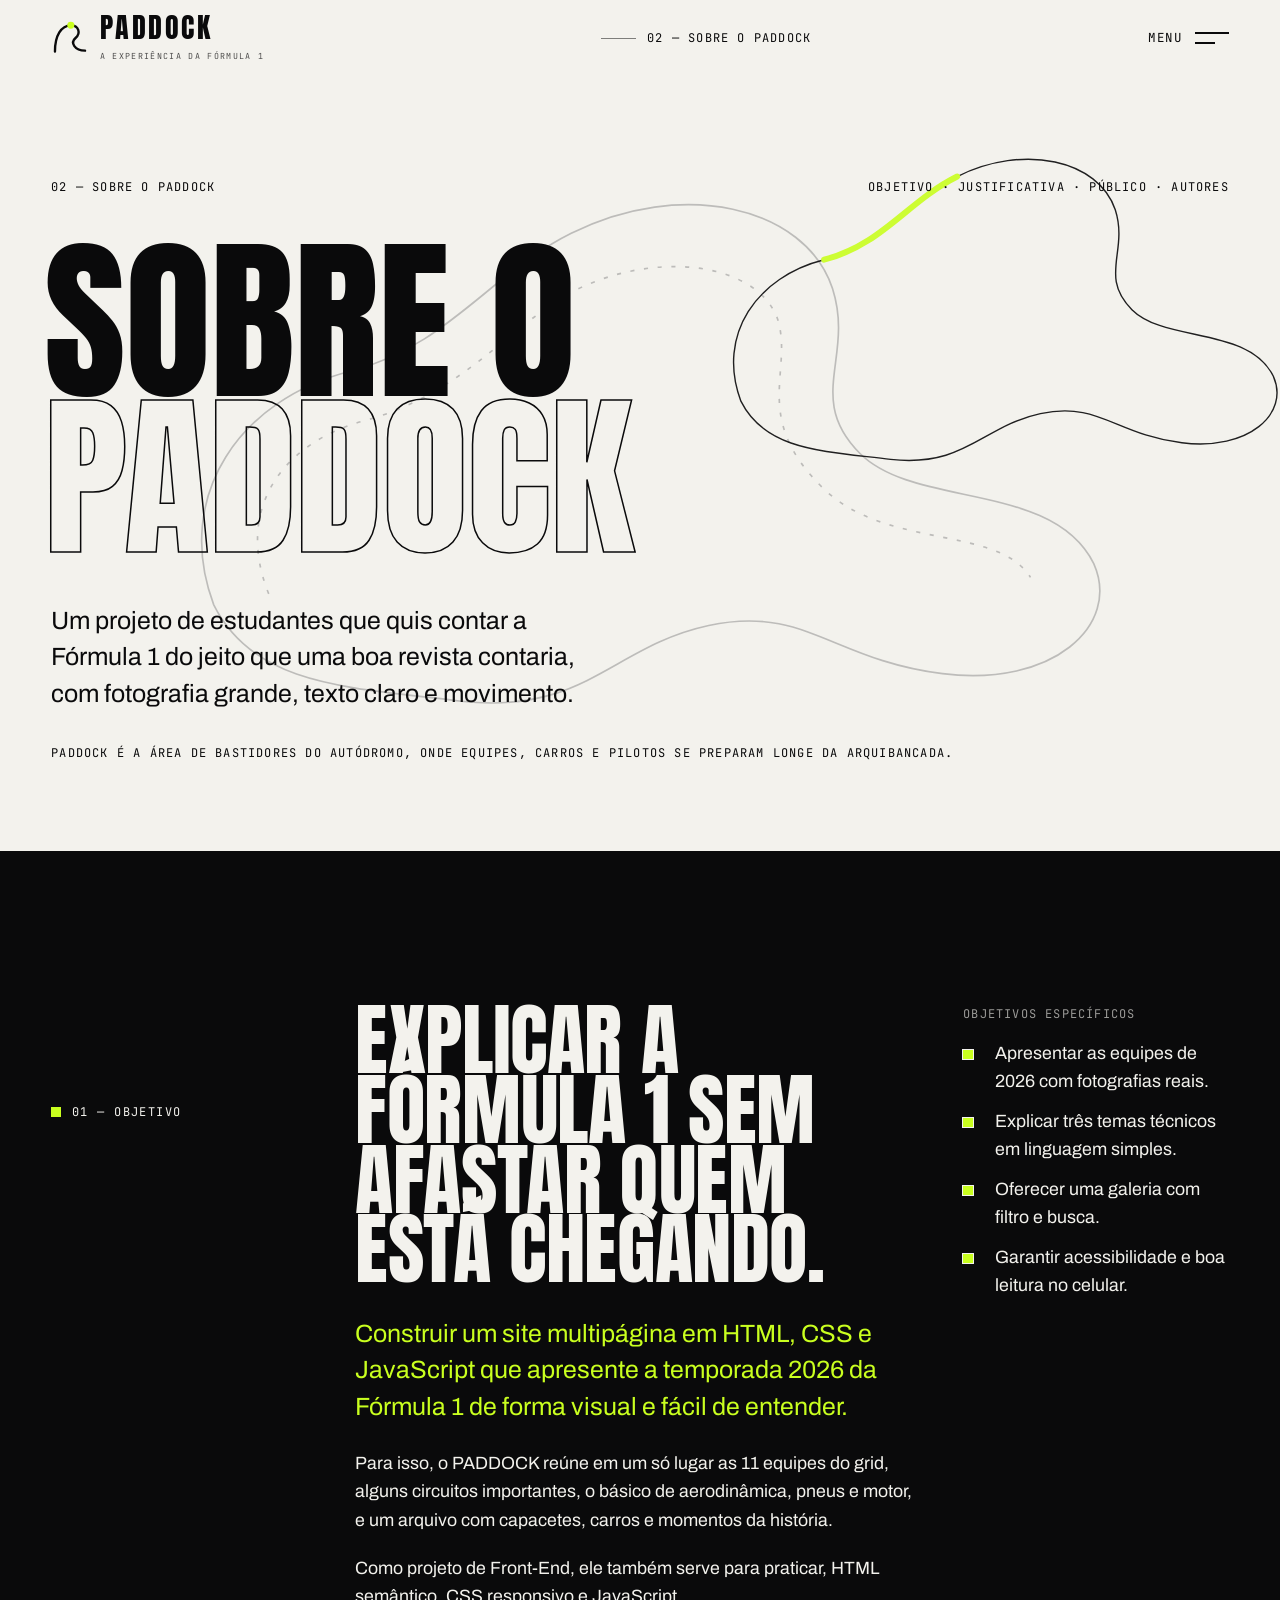
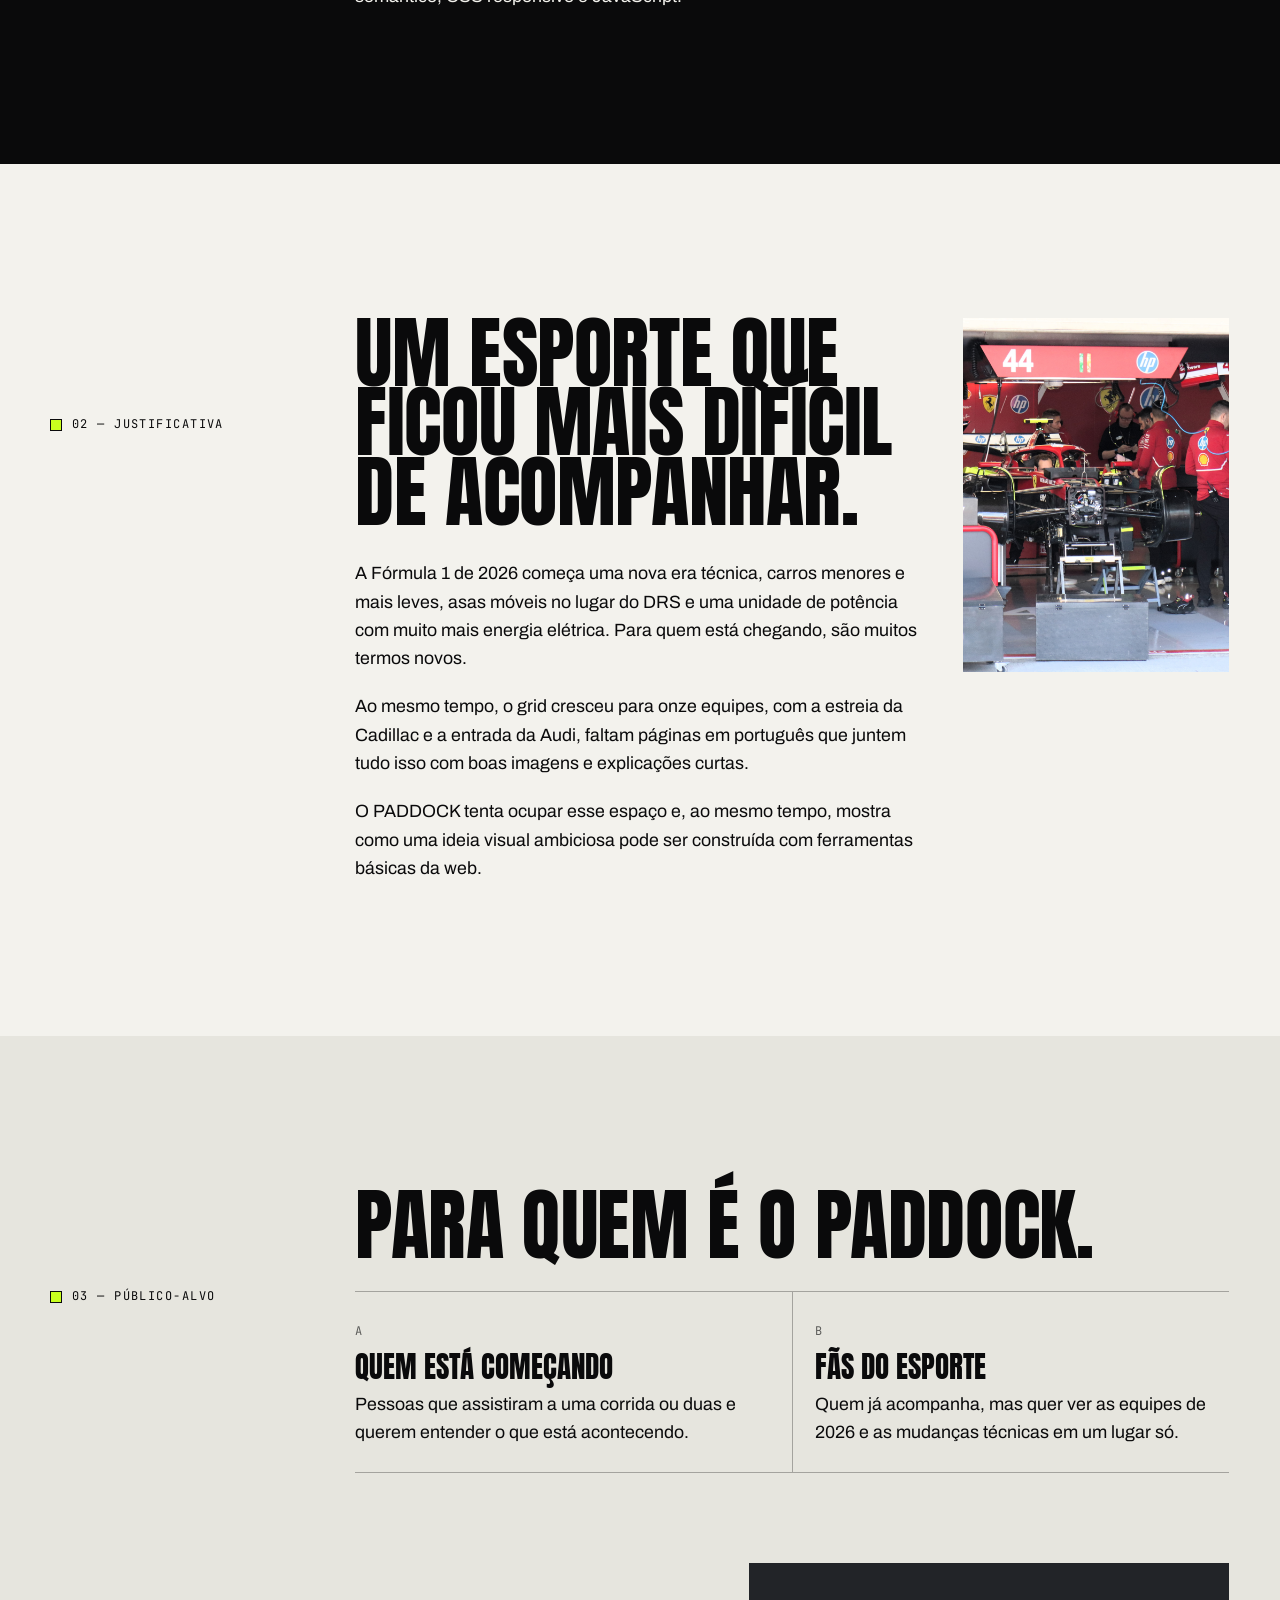
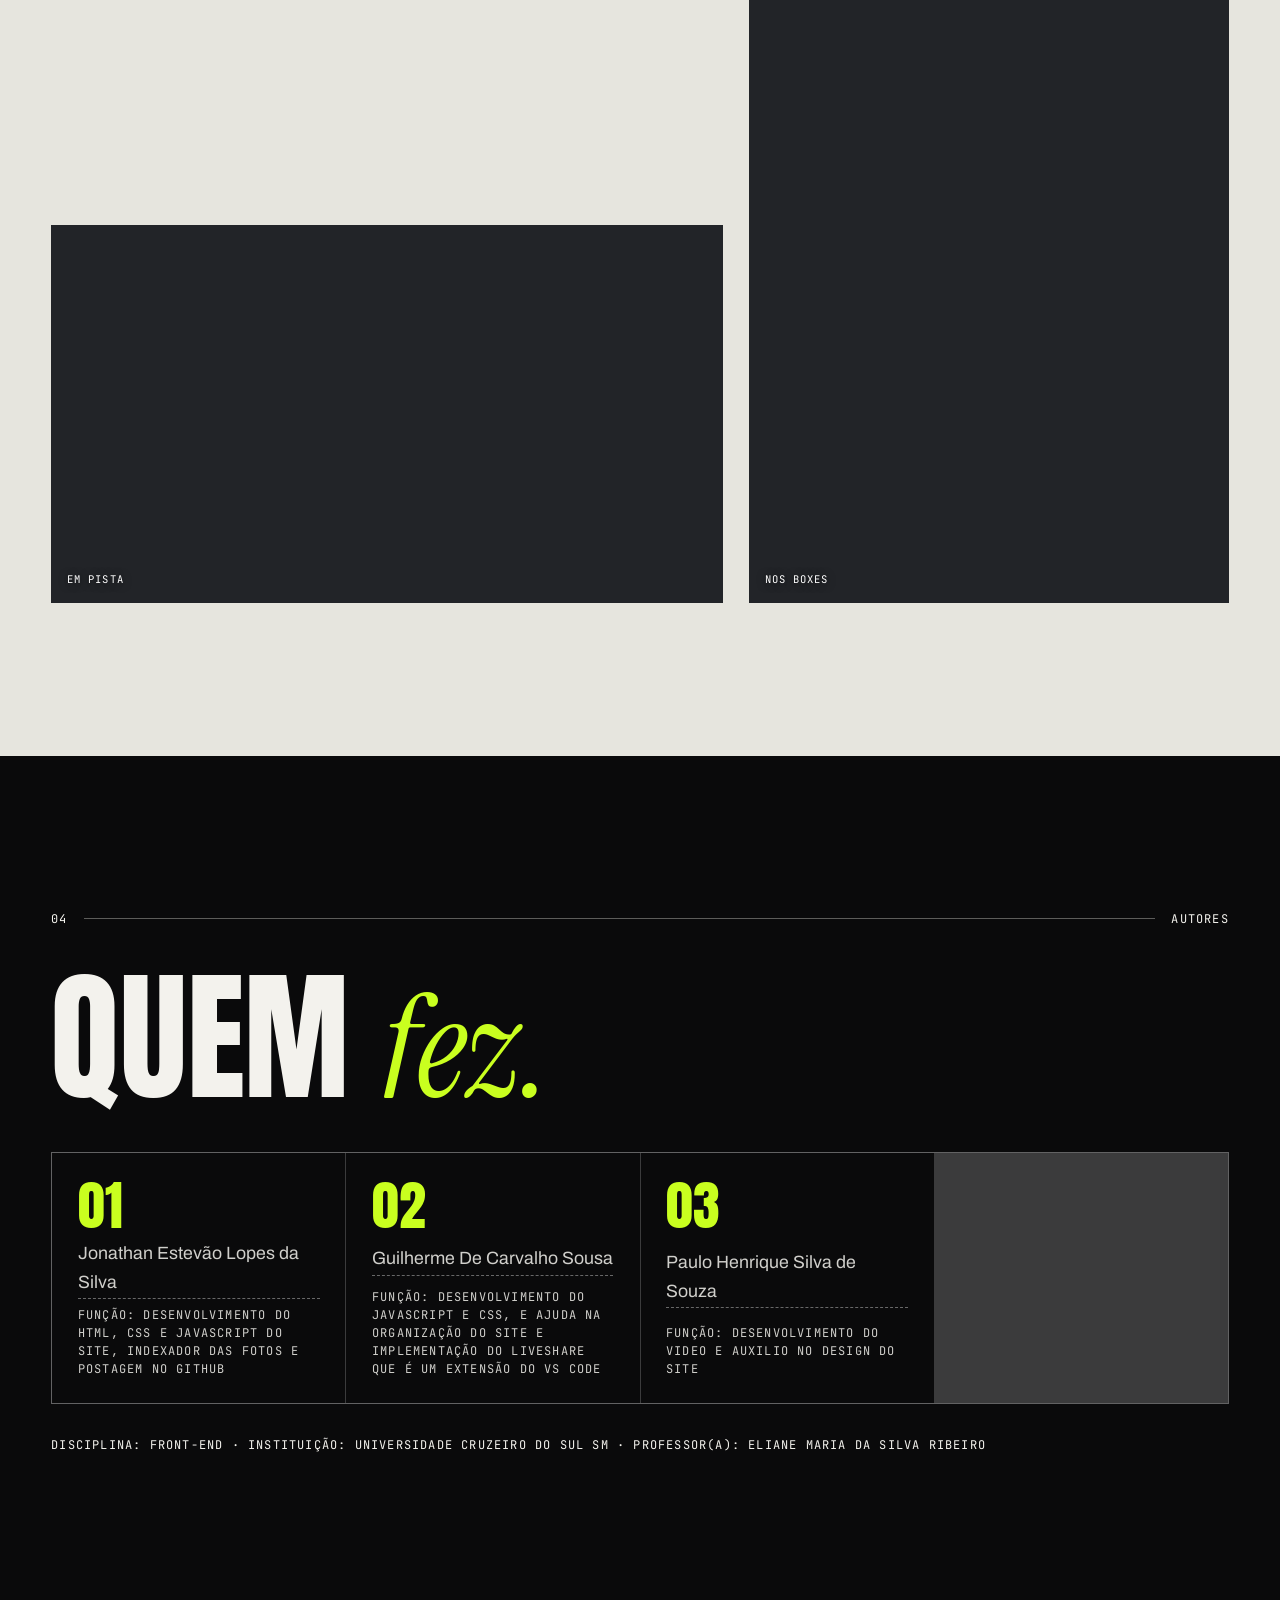
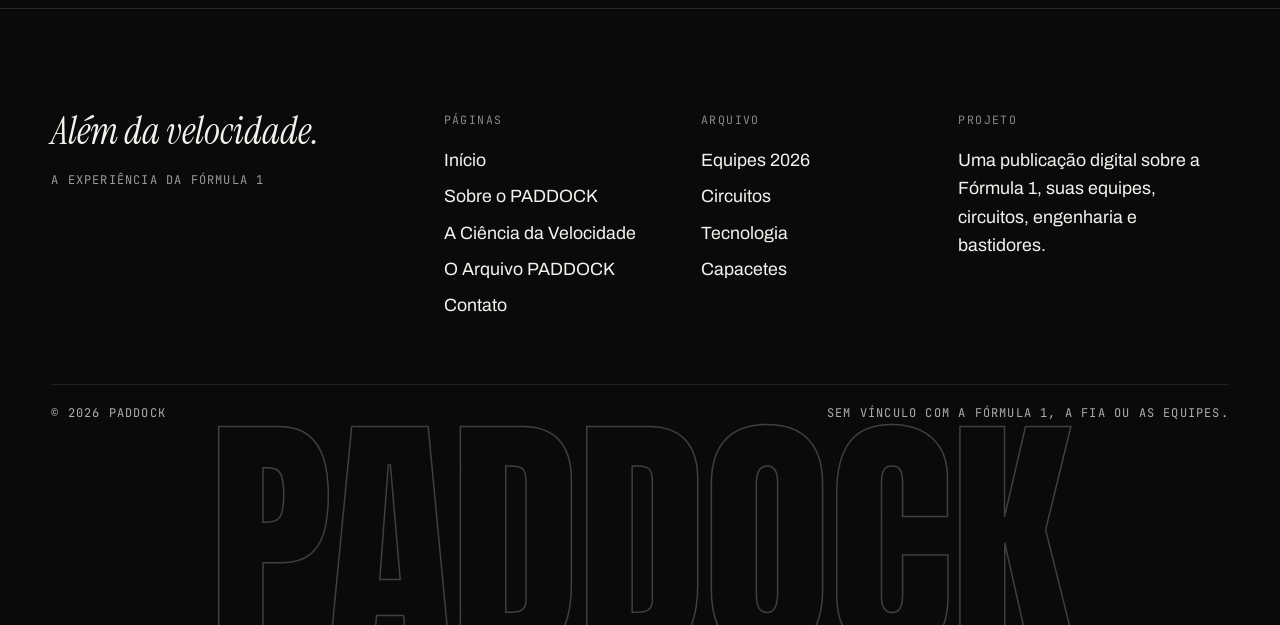
<file: sobre.html>
<!DOCTYPE html>
<html lang="pt-BR" class="no-js">
<head>
  <meta charset="UTF-8">
  <meta name="viewport" content="width=device-width, initial-scale=1">
  <title>Sobre o PADDOCK — objetivo, justificativa e autores | PADDOCK</title>
  <meta name="description" content="Conheça a proposta do PADDOCK: objetivo, justificativa, público-alvo e a equipe que desenvolveu o projeto.">
  <meta name="theme-color" content="#0a0a0b">
  <link rel="icon" href="data:image/svg+xml,%3Csvg xmlns='http://www.w3.org/2000/svg' viewBox='0 0 48 48'%3E%3Crect width='48' height='48' rx='10' fill='%230a0a0b'/%3E%3Cpath d='M8 39C8 21 15 10 25 10c9 0 12 8 6 14-6 6-1 14 11 14' fill='none' stroke='%23f3f2ed' stroke-width='3' stroke-linecap='round'/%3E%3Ccircle cx='25' cy='10' r='4.5' fill='%23c9ff1f'/%3E%3C/svg%3E">
  <script>document.documentElement.classList.replace('no-js', 'js');</script>
  <link rel="preconnect" href="https://fonts.googleapis.com">
  <link rel="preconnect" href="https://fonts.gstatic.com" crossorigin>
  <link href="https://fonts.googleapis.com/css2?family=Anton&family=Archivo:wght@400;500;600&family=Instrument+Serif:ital@0;1&family=JetBrains+Mono:wght@400;500&display=swap" rel="stylesheet">
  <link rel="stylesheet" href="css/style.css">
</head>
<body>
<svg width="0" height="0" style="position:absolute" aria-hidden="true" focusable="false">
  <symbol id="paddock-mark" viewBox="0 0 48 48">
    <path d="M5 41C5 21 13 8 25 8c10 0 13 10 6 16-7 6-1 16 12 16" fill="none" stroke="currentColor" stroke-width="3" stroke-linecap="round"/>
    <circle cx="25" cy="8" r="4.4" fill="#c9ff1f"/>
  </symbol>
</svg>

<a class="skip-link" href="#conteudo">Pular para o conteúdo</a>

<header class="site-header" data-on="dark">
  <a class="brand" href="index.html" aria-label="PADDOCK — página inicial">
    <svg viewBox="0 0 48 48" aria-hidden="true"><use href="#paddock-mark"/></svg>
    <span><span class="brand__word">PADDOCK</span><span class="brand__sub">A EXPERIÊNCIA DA FÓRMULA 1</span></span>
  </a>
  <p class="header__now mono">02 — Sobre o PADDOCK</p>
  <button class="menu-btn" type="button" aria-expanded="false" aria-controls="menu" aria-label="Abrir menu">
    <span class="menu-btn__text">Menu</span>
    <span class="menu-btn__lines" aria-hidden="true"></span>
  </button>
</header>

<nav class="menu" id="menu" aria-label="Navegação do site">
  <svg class="menu__trace" viewBox="0 0 800 500" aria-hidden="true"><path d="M90 380C60 300 110 230 190 210C260 192 290 140 350 110C430 70 520 90 540 150C556 200 520 230 560 270C600 310 700 290 730 350C750 395 700 440 620 430C540 420 520 380 450 395C380 410 360 460 270 450C190 440 120 440 90 380Z"/></svg>
  <ul class="menu__list">
      <li class="menu__item">
        <a class="menu__link" href="index.html"><span class="menu__num">01</span><span class="menu__label">Início</span><span class="menu__sub">Além da velocidade</span></a>
      </li>
      <li class="menu__item">
        <a class="menu__link" href="sobre.html" aria-current="page"><span class="menu__num">02</span><span class="menu__label">Sobre</span><span class="menu__sub">Sobre o PADDOCK</span></a>
      </li>
      <li class="menu__item">
        <a class="menu__link" href="conteudo.html"><span class="menu__num">03</span><span class="menu__label">Ciência</span><span class="menu__sub">A Ciência da Velocidade</span></a>
      </li>
      <li class="menu__item">
        <a class="menu__link" href="explore.html"><span class="menu__num">04</span><span class="menu__label">Arquivo</span><span class="menu__sub">O Arquivo PADDOCK</span></a>
      </li>
      <li class="menu__item">
        <a class="menu__link" href="contato.html"><span class="menu__num">05</span><span class="menu__label">Contato</span><span class="menu__sub">Contato</span></a>
      </li>
  </ul>
  <div class="menu__aside">
    <p class="menu__slogan">Além da velocidade.</p>
    <div class="menu__meta mono">
      <span>A experiência da Fórmula 1</span>
      <span>Temporada 2026 · 11 equipes · 22 pilotos</span>
      <span>Equipes, circuitos, engenharia e bastidores</span>
    </div>
  </div>
</nav>

<main id="conteudo">

  <section class="page-hero tone-light bg-track" id="intro" aria-labelledby="sobre-titulo">
    <svg class="trace" viewBox="0 0 800 500" aria-hidden="true">
      <path d="M90 380C60 300 110 230 190 210C260 192 290 140 350 110C430 70 520 90 540 150C556 200 520 230 560 270C600 310 700 290 730 350C750 395 700 440 620 430C540 420 520 380 450 395C380 410 360 460 270 450C190 440 120 440 90 380Z"/>
      <path class="t-lime" d="M190 210C260 192 290 140 350 110"/>
    </svg>
    <div class="container">
      <div class="page-hero__top mono"><span>02 — Sobre o PADDOCK</span><span>Objetivo · Justificativa · Público · Autores</span></div>
      <h1 class="display display--xl page-hero__title" id="sobre-titulo">Sobre o<br><span class="outline">PADDOCK</span></h1>
      <div class="page-hero__row">
        <p class="lead" data-reveal>Um projeto de estudantes que quis contar a Fórmula 1 do jeito que uma boa revista contaria, com fotografia grande, texto claro e movimento.</p>
        <p class="mono muted" data-reveal>Paddock é a área de bastidores do autódromo, onde equipes, carros e pilotos se preparam longe da arquibancada.</p>
      </div>
    </div>
  </section>

  <section class="section tone-dark" id="objetivo" aria-labelledby="objetivo-titulo">
    <div class="container">
      <div class="about-grid">
        <div class="about-label"><p class="eyebrow">01 — Objetivo</p></div>
        <div class="about-body">
          <h2 class="display display--md" id="objetivo-titulo">Explicar a Fórmula 1 sem afastar quem está chegando.</h2>
          <div class="prose" style="margin-top:2rem" data-reveal>
            <p class="lead" style="color:var(--lime)">Construir um site multipágina em HTML, CSS e JavaScript que apresente a temporada 2026 da Fórmula 1 de forma visual e fácil de entender.</p>
            <p>Para isso, o PADDOCK reúne em um só lugar as 11 equipes do grid, alguns circuitos importantes, o básico de aerodinâmica, pneus e motor, e um arquivo com capacetes, carros e momentos da história.</p>
            <p>Como projeto de Front-End, ele também serve para praticar, HTML semântico, CSS responsivo e JavaScript.</p>
          </div>
        </div>
        <aside class="about-side" data-reveal>
          <p class="mono muted">Objetivos específicos</p>
          <ul class="checklist" style="margin-top:1rem">
            <li>Apresentar as equipes de 2026 com fotografias reais.</li>
            <li>Explicar três temas técnicos em linguagem simples.</li>
            <li>Oferecer uma galeria com filtro e busca.</li>
            <li>Garantir acessibilidade e boa leitura no celular.</li>
          </ul>
        </aside>
      </div>
    </div>
  </section>

  <section class="section tone-light" id="justificativa" aria-labelledby="just-titulo">
    <div class="container">
      <div class="about-grid">
        <div class="about-label"><p class="eyebrow">02 — Justificativa</p></div>
        <div class="about-body">
          <h2 class="display display--md" id="just-titulo">Um esporte que ficou mais difícil de acompanhar.</h2>
          <div class="prose" style="margin-top:2rem" data-reveal>
            <p>A Fórmula 1 de 2026 começa uma nova era técnica, carros menores e mais leves, asas móveis no lugar do DRS e uma unidade de potência com muito mais energia elétrica. Para quem está chegando, são muitos termos novos.</p>
            <p>Ao mesmo tempo, o grid cresceu para onze equipes, com a estreia da Cadillac e a entrada da Audi, faltam páginas em português que juntem tudo isso com boas imagens e explicações curtas.</p>
            <p>O PADDOCK tenta ocupar esse espaço e, ao mesmo tempo, mostra como uma ideia visual ambiciosa pode ser construída com ferramentas básicas da web.</p>
          </div>
        </div>
        <aside class="about-side" data-reveal>
          <figure class="foto r-port"><img src="imagens/bastidores/garagem.png" alt="Garagem de uma equipe de Fórmula 1 durante um Grande Prêmio" loading="lazy" decoding="async"></figure>
        </aside>
      </div>
    </div>
  </section>

  <section class="section tone-paper" id="publico" aria-labelledby="publico-titulo">
    <div class="container">
      <div class="about-grid">
        <div class="about-label"><p class="eyebrow">03 — Público-alvo</p></div>
        <div class="about-body" style="grid-column: 4 / span 9">
          <h2 class="display display--md" id="publico-titulo">Para quem é o PADDOCK.</h2>
          <ul class="audience" data-reveal>
            <li><span class="mono muted">A</span><h3>Quem está começando</h3><p>Pessoas que assistiram a uma corrida ou duas e querem entender o que está acontecendo.</p></li>
            <li><span class="mono muted">B</span><h3>Fãs do esporte</h3><p>Quem já acompanha, mas quer ver as equipes de 2026 e as mudanças técnicas em um lugar só.</p></li>
          </ul>
        </div>
      </div>
      <div class="about-photo-row">
        <figure class="foto r-wide"><img src="imagens/hero/hero-carro.png" alt="Carro de Fórmula 1 em alta velocidade" loading="lazy" decoding="async"><figcaption class="foto__cap">Em pista</figcaption></figure>
        <figure class="foto r-port"><img src="imagens/bastidores/mecanicos.png" alt="Mecânicos preparando um carro de Fórmula 1" loading="lazy" decoding="async"><figcaption class="foto__cap">Nos boxes</figcaption></figure>
      </div>
    </div>
  </section>

  <section class="section tone-dark" id="autores" aria-labelledby="autores-titulo">
    <div class="container">
      <div class="marker mono"><span>04</span><span class="marker__line"></span><span>Autores</span></div>
      <h2 class="display display--lg" id="autores-titulo">Quem <span class="serif lime">fez.</span></h2>
      <ul class="authors" data-reveal>
        <li class="author"><span class="author__n">01</span><p><span class="fill">Jonathan Estevão Lopes da Silva</span></p><p class="mono muted">Função: Desenvolvimento do HTML, CSS e JavaScript do Site, indexador das Fotos e Postagem no GitHub</p></li>
        <li class="author"><span class="author__n">02</span><p><span class="fill">Guilherme De Carvalho Sousa</span></p><p class="mono muted">Função: Desenvolvimento do JavaScript e CSS, e ajuda na organização do Site e implementação do LiveShare que é um extensão do VS code</p></li>
        <li class="author"><span class="author__n">03</span><p><span class="fill">Paulo Henrique Silva de Souza</span></p><p class="mono muted">Função: Desenvolvimento do video e auxilio no design do Site</p></li>
      </ul>

      <p class="mono muted" style="margin-top:2rem" data-reveal>Disciplina: Front-End · Instituição: Universidade Cruzeiro Do Sul SM · Professor(a): Eliane Maria Da Silva Ribeiro</p>
    </div>
  </section>

</main>
 
<footer class="site-footer">
  <div class="container">
    <div class="footer__cols">
      <div>
        <p class="footer__lead">Além da velocidade.</p>
        <p class="mono muted" style="margin-top:1.2rem">A experiência da Fórmula 1</p>
      </div>
      <div>
        <h2>Páginas</h2>
        <ul>
          <li><a class="link-u link-u--grow" href="index.html">Início</a></li>
          <li><a class="link-u link-u--grow" href="sobre.html">Sobre o PADDOCK</a></li>
          <li><a class="link-u link-u--grow" href="conteudo.html">A Ciência da Velocidade</a></li>
          <li><a class="link-u link-u--grow" href="explore.html">O Arquivo PADDOCK</a></li>
          <li><a class="link-u link-u--grow" href="contato.html">Contato</a></li>
        </ul>
      </div>
      <div>
        <h2>Arquivo</h2>
        <ul>
          <li><a class="link-u link-u--grow" href="explore.html#equipes">Equipes 2026</a></li>
          <li><a class="link-u link-u--grow" href="explore.html#circuitos">Circuitos</a></li>
          <li><a class="link-u link-u--grow" href="explore.html#tecnologia">Tecnologia</a></li>
          <li><a class="link-u link-u--grow" href="explore.html#capacetes">Capacetes</a></li>
        </ul>
      </div>
      <div>
        <h2>Projeto</h2>
        <p>Uma publicação digital sobre a Fórmula 1, suas equipes, circuitos, engenharia e bastidores.</p>
      </div>
    </div>
    <div class="footer__legal mono">
      <span>© <span id="ano">2026</span> PADDOCK</span>
      <span>Sem vínculo com a Fórmula 1, a FIA ou as equipes.</span>
    </div>
  </div>
  <p class="footer__word" aria-hidden="true">PADDOCK</p>
</footer>

<script src="js/script.js"></script>
</body>
</html>
</file>
<file: css/style.css>
/* ---------- 1. VARIÁVEIS ---------- */

:root {
  --paper: #f3f2ed;
  --paper-2: #e6e5de;
  --ink: #0a0a0b;
  --graphite: #16171a;
  --graphite-2: #222428;
  --metal: #8c9199;
  --metal-2: #c5c8cd;
  --lime: #c9ff1f;
  --red: #e10600;
  --font-display: "Anton", "Bebas Neue", Impact, "Arial Narrow Bold", "Arial Narrow", sans-serif;
  --font-serif: "Instrument Serif", "Playfair Display", Georgia, "Times New Roman", serif;
  --font-body: "Archivo", "Helvetica Neue", Arial, sans-serif;
  --font-mono: "JetBrains Mono", "SFMono-Regular", Consolas, "Courier New", monospace;
  --gutter: clamp(1.25rem, 4vw, 3.5rem);
  --maxw: 1560px;
  --header-h: 76px;
}

/* ---------- 2. BASE E ACESSIBILIDADE ---------- */

*,
*::before,
*::after {
  box-sizing: border-box;
}

html {
  scroll-behavior: smooth;
  -webkit-text-size-adjust: 100%;
}

body {
  margin: 0;
  font-family: var(--font-body);
  font-size: clamp(1rem, 0.95rem + 0.2vw, 1.125rem);
  line-height: 1.6;
  color: var(--ink);
  background: var(--paper);
  overflow-x: hidden;
}

body.menu-open {
  overflow: hidden;
}

img,
svg {
  display: block;
  max-width: 100%;
}

a {
  color: inherit;
}

ul,
ol {
  margin: 0;
  padding: 0;
  list-style: none;
}

h1,
h2,
h3,
h4,
p,
figure,
blockquote {
  margin: 0;
}

button {
  font: inherit;
  color: inherit;
  cursor: pointer;
}

:focus-visible {
  outline: 3px solid var(--lime);
  outline-offset: 3px;
  box-shadow: 0 0 0 6px var(--ink);
}

.tone-dark :focus-visible,
.menu :focus-visible,
.site-footer :focus-visible {
  box-shadow: none;
}

::selection {
  background: var(--lime);
  color: var(--ink);
}

.skip-link {
  position: fixed;
  left: 1rem;
  top: -4rem;
  z-index: 200;
  background: var(--lime);
  color: var(--ink);
  padding: .7rem 1.1rem;
  font-family: var(--font-mono);
  font-size: .8rem;
  text-transform: uppercase;
  letter-spacing: .08em;
  text-decoration: none;
  transition: top .25s;
}

.skip-link:focus {
  top: 1rem;
}

.sr-only {
  position: absolute;
  width: 1px;
  height: 1px;
  overflow: hidden;
  clip: rect(0 0 0 0);
  clip-path: inset(50%);
  white-space: nowrap;
}

/* ---------- 3. TIPOGRAFIA ---------- */

.display {
  font-family: var(--font-display);
  font-weight: 400;
  text-transform: uppercase;
  line-height: 0.88;
  letter-spacing: -0.005em;
}

.display--xl {
  font-size: clamp(3.6rem, 13.8vw, 15rem);
}

.display--lg {
  font-size: clamp(3.4rem, 11vw, 10.5rem);
}

.display--md {
  font-size: clamp(2.4rem, 6.2vw, 5.8rem);
}

.display--sm {
  font-size: clamp(1.8rem, 3.4vw, 3rem);
  line-height: .95;
}

.serif {
  font-family: var(--font-serif);
  font-style: italic;
  font-weight: 400;
  text-transform: none;
  letter-spacing: 0;
}

.outline {
  color: transparent;
  -webkit-text-stroke: 1.5px var(--stroke, var(--ink));
}

.tone-dark,
.tone-graphite,
.hero,
.finale {
  --stroke: var(--paper);
}

.tone-light,
.tone-paper,
.tone-lime {
  --stroke: var(--ink);
}

.lime {
  color: var(--lime);
}

.mono {
  font-family: var(--font-mono);
  font-size: .75rem;
  text-transform: uppercase;
  letter-spacing: .1em;
  line-height: 1.5;
}

.lead {
  font-size: clamp(1.15rem, 1rem + .7vw, 1.6rem);
  line-height: 1.45;
  max-width: 38ch;
}

.prose p + p {
  margin-top: 1.1em;
}

.prose {
  max-width: 62ch;
}

.muted {
  opacity: .62;
}

.eyebrow {
  display: inline-flex;
  align-items: center;
  gap: .7rem;
  font-family: var(--font-mono);
  font-size: .75rem;
  text-transform: uppercase;
  letter-spacing: .12em;
}

.eyebrow::before {
  content: "";
  width: .6rem;
  height: .6rem;
  background: var(--lime);
  box-shadow: 0 0 0 1px var(--ink);
}

.tone-dark .eyebrow::before {
  box-shadow: none;
}

.tag {
  display: inline-block;
  padding: .28rem .7rem;
  border: 1px solid currentColor;
  border-radius: 99px;
  font-family: var(--font-mono);
  font-size: .68rem;
  text-transform: uppercase;
  letter-spacing: .1em;
  line-height: 1.4;
}

.tag--lime {
  background: var(--lime);
  border-color: var(--lime);
  color: var(--ink);
}

/* ---------- 4. LAYOUT E AMBIENTES ---------- */

.container {
  width: 100%;
  max-width: var(--maxw);
  margin-inline: auto;
  padding-inline: var(--gutter);
}

.section {
  position: relative;
  padding-block: clamp(5rem, 12vw, 10.5rem);
  overflow: hidden;
}

.tone-light {
  background: var(--paper);
  color: var(--ink);
}

.tone-paper {
  background: var(--paper-2);
  color: var(--ink);
}

.tone-dark {
  background: var(--ink);
  color: var(--paper);
}

.tone-graphite {
  background: var(--graphite);
  color: var(--paper);
}

.tone-lime {
  background: var(--lime);
  color: var(--ink);
}

.bg-track::before {
  content: "";
  position: absolute;
  inset: 0;
  pointer-events: none;
  opacity: .5;
  background: url("data:image/svg+xml,%3Csvg xmlns='http://www.w3.org/2000/svg' viewBox='0 0 800 500' fill='none' stroke='%23888' stroke-width='1.2'%3E%3Cpath d='M90 380 C60 300 110 230 190 210 C260 192 290 140 350 110 C430 70 520 90 540 150 C556 200 520 230 560 270 C600 310 700 290 730 350 C750 395 700 440 620 430 C540 420 520 380 450 395 C380 410 360 460 270 450 C190 440 120 440 90 380 Z'/%3E%3Cpath d='M130 372 C105 310 140 262 200 246 C275 226 310 170 360 148 C420 122 486 134 500 172 C512 210 480 244 534 296 C580 340 660 322 684 360' stroke-dasharray='3 7'/%3E%3C/svg%3E") center / min(1100px, 130%) no-repeat;
}

.tone-dark.bg-track::before,
.tone-graphite.bg-track::before {
  opacity: .22;
}

.bg-track > * {
  position: relative;
}

.marker {
  display: flex;
  align-items: center;
  gap: 1rem;
  margin-bottom: clamp(1.5rem, 4vw, 3rem);
}

.marker__line {
  flex: 1;
  height: 1px;
  background: currentColor;
  opacity: .35;
  transform-origin: left;
}

.marquee {
  overflow: hidden;
  white-space: nowrap;
  border-block: 1px solid rgba(255,255,255,.18);
  padding-block: 1rem;
}

.marquee--light {
  border-color: rgba(10,10,11,.2);
}

.marquee__track {
  display: inline-flex;
  animation: marquee 38s linear infinite;
}

.marquee__group {
  display: inline-flex;
  align-items: center;
  gap: 2.2rem;
  padding-right: 2.2rem;
}

.marquee__group span {
  font-family: var(--font-display);
  font-size: clamp(2rem, 5vw, 4.2rem);
  text-transform: uppercase;
  line-height: 1;
}

.marquee__group i {
  width: .9rem;
  height: .9rem;
  background: var(--lime);
  transform: rotate(45deg);
  flex: none;
}

@keyframes marquee {
  to {
    transform: translate3d(-50%, 0, 0);
  }
}

/* ---------- 5. CABEÇALHO E MENU ---------- */

.site-header {
  position: fixed;
  inset: 0 0 auto 0;
  z-index: 60;
  display: flex;
  align-items: center;
  justify-content: space-between;
  gap: 1rem;
  height: var(--header-h);
  padding-inline: var(--gutter);
  color: var(--paper);
  transition: color .3s;
}

.site-header[data-on="light"] {
  color: var(--ink);
}

.site-header.is-menu-open {
  color: var(--paper);
}

.brand {
  display: inline-flex;
  align-items: center;
  gap: .65rem;
  text-decoration: none;
}

.brand svg {
  width: 38px;
  height: 38px;
}

.brand__mark-line {
  stroke: currentColor;
}

.brand__mark-dot {
  fill: var(--lime);
}

.brand__word {
  font-family: var(--font-display);
  font-size: 1.75rem;
  letter-spacing: .09em;
  line-height: 1;
}

.brand__sub {
  display: block;
  font-family: var(--font-mono);
  font-size: .52rem;
  letter-spacing: .16em;
  opacity: .7;
  margin-top: .2rem;
}

.header__now {
  display: flex;
  align-items: center;
  gap: .7rem;
}

.header__now::before {
  content: "";
  width: 2.2rem;
  height: 1px;
  background: currentColor;
  opacity: .5;
}

.menu-btn {
  display: inline-flex;
  align-items: center;
  gap: .8rem;
  background: none;
  border: 0;
  padding: .6rem 0;
  font-family: var(--font-mono);
  font-size: .78rem;
  letter-spacing: .12em;
  text-transform: uppercase;
}

.menu-btn__lines {
  position: relative;
  width: 34px;
  height: 12px;
}

.menu-btn__lines::before,
.menu-btn__lines::after {
  content: "";
  position: absolute;
  left: 0;
  height: 2px;
  background: currentColor;
  transition: transform .3s, width .3s;
}

.menu-btn__lines::before {
  top: 0;
  width: 100%;
}

.menu-btn__lines::after {
  bottom: 0;
  width: 60%;
}

.menu-btn:hover .menu-btn__lines::after {
  width: 100%;
}

.menu-btn[aria-expanded="true"] .menu-btn__lines::before {
  transform: translateY(5px) rotate(45deg);
}

.menu-btn[aria-expanded="true"] .menu-btn__lines::after {
  width: 100%;
  transform: translateY(-5px) rotate(-45deg);
}

.menu {
  position: fixed;
  inset: 0;
  z-index: 55;
  background: var(--ink);
  color: var(--paper);
  display: grid;
  grid-template-columns: 1.5fr 1fr;
  gap: 3rem;
  padding: calc(var(--header-h) + 2rem) var(--gutter) 2.5rem;
  opacity: 0;
  visibility: hidden;
  transition: opacity .3s, visibility 0s .3s;
  overflow-y: auto;
}

.menu.is-open {
  opacity: 1;
  visibility: visible;
  transition: opacity .3s;
}

.menu__trace {
  position: absolute;
  right: -8%;
  bottom: -12%;
  width: 70%;
  opacity: .5;
  pointer-events: none;
}

.menu__trace path {
  stroke: var(--lime);
  fill: none;
  stroke-width: 1.4;
}

.menu__list {
  align-self: center;
  position: relative;
}

.menu__item {
  overflow: hidden;
  border-bottom: 1px solid rgba(255,255,255,.14);
}

.menu__link {
  display: flex;
  align-items: baseline;
  gap: 1.3rem;
  text-decoration: none;
  font-family: var(--font-display);
  text-transform: uppercase;
  line-height: 1;
  font-size: clamp(2.8rem, 8.2vw, 7.6rem);
  padding-block: .1em .02em;
  transition: color .3s;
}

.menu__num {
  font-family: var(--font-mono);
  font-size: .8rem;
  letter-spacing: .1em;
  color: var(--lime);
  transform: translateY(-1.4em);
}

.menu__label {
  display: block;
}

.menu__link:hover,
.menu__link:focus-visible {
  color: var(--lime);
}

.menu__link[aria-current="page"] {
  color: var(--lime);
}

.menu__link[aria-current="page"] .menu__label::after {
  content: " ●";
  font-size: .32em;
  vertical-align: middle;
}

.menu__aside {
  align-self: end;
  position: relative;
  display: grid;
  gap: 2rem;
}

.menu__slogan {
  font-family: var(--font-serif);
  font-style: italic;
  font-size: clamp(2rem, 4vw, 3.4rem);
  line-height: 1;
}

.menu__meta {
  display: grid;
  gap: .4rem;
  opacity: .7;
}

/* ---------- 6. BOTÕES E LINKS ---------- */

.btn {
  display: inline-flex;
  align-items: center;
  gap: 1rem;
  text-decoration: none;
  padding: 1rem 1.6rem;
  border: 1.5px solid currentColor;
  border-radius: 99px;
  background: none;
  font-family: var(--font-mono);
  font-size: .8rem;
  letter-spacing: .1em;
  text-transform: uppercase;
  transition: background .3s, color .3s, border-color .3s;
}

.btn:hover,
.btn:focus-visible {
  background: var(--lime);
  color: var(--ink);
  border-color: var(--lime);
}

.btn__arrow {
  display: inline-block;
  transition: transform .2s;
}

.btn:hover .btn__arrow {
  transform: translateX(.4rem);
}

.btn--lime {
  background: var(--lime);
  color: var(--ink);
  border-color: var(--lime);
}

.btn--lime:hover,
.btn--lime:focus-visible {
  background: var(--ink);
  color: var(--lime);
  border-color: var(--ink);
}

.tone-dark .btn--lime:hover,
.tone-graphite .btn--lime:hover {
  border-color: var(--paper);
  background: var(--paper);
  color: var(--ink);
}

.link-u {
  text-decoration: underline;
  text-underline-offset: .2em;
}

.link-u:hover,
.link-u:focus-visible {
  text-decoration: none;
}

.link-u--grow {
  text-decoration: none;
}

.link-u--grow:hover,
.link-u--grow:focus-visible {
  text-decoration: underline;
  text-underline-offset: .2em;
}

/* ---------- 7. FOTOGRAFIAS ---------- */

.foto {
  position: relative;
  overflow: hidden;
  background: var(--graphite-2);
  isolation: isolate;
}

.foto img {
  width: 100%;
  height: 100%;
  object-fit: cover;
  transition: transform .4s;
}

.foto__cap {
  position: absolute;
  left: 1rem;
  bottom: .9rem;
  z-index: 2;
  color: #fff;
  font-family: var(--font-mono);
  font-size: .66rem;
  letter-spacing: .1em;
  text-transform: uppercase;
  text-shadow: 0 1px 8px rgba(0,0,0,.6);
}

/* Proporções */
.r-wide {
  aspect-ratio: 16 / 9;
}

.r-land {
  aspect-ratio: 4 / 3;
}

.r-port {
  aspect-ratio: 3 / 4;
}

.r-tall {
  aspect-ratio: 2 / 3;
}

.r-sq {
  aspect-ratio: 1 / 1;
}

.r-pano {
  aspect-ratio: 21 / 9;
}

.foto.sem-foto {
  background: radial-gradient(120% 90% at 20% 10%, #2b2e33 0%, #121315 65%);
}

.foto.sem-foto img {
  opacity: 0;
}

.foto__ph {
  position: absolute;
  inset: 0;
  z-index: 1;
  display: grid;
  align-content: center;
  justify-items: center;
  gap: .6rem;
  padding: 1rem;
  text-align: center;
  color: var(--metal-2);
  font-family: var(--font-mono);
  font-size: .62rem;
  letter-spacing: .1em;
  text-transform: uppercase;
  background: url("data:image/svg+xml,%3Csvg xmlns='http://www.w3.org/2000/svg' viewBox='0 0 400 260' fill='none' stroke='%23c9ff1f' stroke-opacity='.28' stroke-width='1.3'%3E%3Cpath d='M40 190 C28 140 60 110 100 100 C140 90 150 60 190 46 C240 30 290 44 300 76 C308 104 288 122 310 142 C334 164 372 150 380 184 C386 212 350 236 308 230 C268 224 256 204 220 212 C184 220 170 240 128 234 C88 228 50 226 40 190 Z'/%3E%3C/svg%3E") center / 80% no-repeat;
}

.foto__ph b {
  color: var(--lime);
  font-weight: 500;
}

.foto__ph span {
  opacity: .65;
  max-width: 30ch;
  word-break: break-all;
}

/* ---------- 8. ANIMAÇÕES DE ENTRADA ---------- */

.js [data-reveal] {
  opacity: 0;
  transform: translateY(24px);
  transition: opacity .6s, transform .6s;
}

.js [data-reveal].is-visible {
  opacity: 1;
  transform: none;
}

/* ---------- 9. HOME ---------- */

/* 01 — Hero */
.hero {
  position: relative;
  min-height: 100svh;
  display: flex;
  align-items: flex-end;
  color: var(--paper);
  background: var(--ink);
  overflow: hidden;
}

.hero__photo {
  position: absolute;
  inset: 0;
}

.hero__shade {
  position: absolute;
  inset: 0;
  z-index: 1;
  background: linear-gradient(180deg, rgba(10,10,11,.62) 0%, rgba(10,10,11,.05) 38%, rgba(10,10,11,.88) 100%), linear-gradient(90deg, rgba(10,10,11,.55), transparent 60%);
}

.hero__trace {
  position: absolute;
  z-index: 2;
  right: -6%;
  top: 8%;
  width: min(70vw, 980px);
  pointer-events: none;
}

.hero__trace path {
  fill: none;
  stroke: var(--lime);
  stroke-width: 2;
  vector-effect: non-scaling-stroke;
}

.hero__trace .trace-dim {
  stroke: #fff;
  stroke-opacity: .35;
  stroke-width: 1;
  stroke-dasharray: 2 8;
}

.hero__inner {
  position: relative;
  z-index: 3;
  padding-top: calc(var(--header-h) + 3rem);
  padding-bottom: clamp(2rem, 5vw, 4rem);
}

.hero__kicker {
  display: flex;
  flex-wrap: wrap;
  gap: .5rem 2rem;
  margin-bottom: clamp(1rem, 3vw, 2rem);
}

.hero__title {
  margin-left: -.04em;
}

.hero__title .serif {
  color: var(--lime);
  font-size: .82em;
}

.hero__bottom {
  display: flex;
  align-items: flex-end;
  justify-content: space-between;
  gap: 2rem;
  margin-top: clamp(1.5rem, 4vw, 3rem);
  flex-wrap: wrap;
}

.hero__sub {
  max-width: 36ch;
  font-size: clamp(1rem, .9rem + .5vw, 1.3rem);
  line-height: 1.45;
}

.hero__scroll {
  display: flex;
  align-items: center;
  gap: .9rem;
}

.hero .marquee {
  position: relative;
  z-index: 3;
  width: 100%;
  background: rgba(10,10,11,.55);
  backdrop-filter: blur(4px);
}

.hero {
  flex-direction: column;
  justify-content: flex-end;
  align-items: stretch;
}

/* 02 — The Grid */
.grid-head {
  display: grid;
  grid-template-columns: 1fr auto;
  align-items: end;
  gap: 2rem;
  margin-bottom: clamp(2rem, 5vw, 4rem);
}

.mosaic {
  display: grid;
  grid-template-columns: repeat(12, 1fr);
  grid-auto-rows: clamp(70px, 9.4vw, 150px);
  gap: clamp(.5rem, 1vw, 1rem);
}

.tile {
  position: relative;
  display: block;
  text-decoration: none;
  color: #fff;
}

.tile .foto {
  position: absolute;
  inset: 0;
}

.tile::before {
  content: "";
  position: absolute;
  inset: 0;
  z-index: 2;
  background: linear-gradient(180deg, transparent 45%, rgba(0,0,0,.78));
  pointer-events: none;
  transition: opacity .4s;
}

.tile:hover img,
.tile:focus-visible img {
  transform: scale(1.07);
}

.tile__meta {
  position: absolute;
  left: 1rem;
  right: 1rem;
  bottom: .9rem;
  z-index: 4;
  display: flex;
  align-items: flex-end;
  justify-content: space-between;
  gap: 1rem;
}

.tile__name {
  font-family: var(--font-display);
  font-size: clamp(1.4rem, 2.6vw, 2.6rem);
  text-transform: uppercase;
  line-height: 1;
  display: flex;
  align-items: center;
  gap: .6rem;
}

.tile__dot {
  width: .8rem;
  height: .8rem;
  border-radius: 50%;
  background: var(--c, var(--lime));
  flex: none;
  box-shadow: 0 0 0 2px rgba(255,255,255,.7);
}

.tile__arrow {
  font-size: 1.3rem;
  transform: translate(-.4rem, .4rem);
  opacity: 0;
  transition: opacity .3s;
}

.tile:hover .tile__arrow,
.tile:focus-visible .tile__arrow {
  opacity: 1;
  transform: none;
}

.tile__num {
  position: absolute;
  top: .8rem;
  left: 1rem;
  z-index: 4;
}

.m-1 {
  grid-column: 1 / span 5;
  grid-row: 1 / span 5;
}

.m-2 {
  grid-column: 6 / span 3;
  grid-row: 1 / span 3;
}

.m-3 {
  grid-column: 9 / span 4;
  grid-row: 1 / span 5;
}

.m-note {
  grid-column: 6 / span 3;
  grid-row: 4 / span 2;
  display: flex;
  flex-direction: column;
  justify-content: space-between;
  padding: 1.2rem;
  background: var(--lime);
  color: var(--ink);
}

.m-note strong {
  font-family: var(--font-display);
  font-weight: 400;
  font-size: clamp(2.6rem, 5vw, 4.6rem);
  line-height: .9;
}

.m-4 {
  grid-column: 1 / span 3;
  grid-row: 6 / span 3;
}

.m-5 {
  grid-column: 4 / span 5;
  grid-row: 6 / span 3;
}

.m-6 {
  grid-column: 9 / span 4;
  grid-row: 6 / span 3;
}

.grid-more {
  display: flex;
  flex-wrap: wrap;
  align-items: baseline;
  gap: .2rem 1.4rem;
  margin-top: clamp(2rem, 5vw, 4rem);
}

.grid-more a {
  font-family: var(--font-display);
  font-size: clamp(2.4rem, 7vw, 6.5rem);
  text-transform: uppercase;
  line-height: 1;
  text-decoration: none;
  color: transparent;
  -webkit-text-stroke: 1.4px var(--ink);
  transition: color .3s, -webkit-text-stroke-color .3s;
}

.grid-more a:hover,
.grid-more a:focus-visible {
  color: var(--ink);
}

/* 03 — On Track */
.track-wrap {
  display: grid;
  grid-template-columns: minmax(0, 5fr) minmax(0, 7fr);
  gap: clamp(1.5rem, 4vw, 4rem);
  align-items: stretch;
}

.track-title {
  margin-bottom: clamp(1.5rem, 3vw, 2.5rem);
}

.circuit-list {
  border-top: 1px solid rgba(255,255,255,.2);
}

.circuit-list li {
  border-bottom: 1px solid rgba(255,255,255,.2);
}

.circuit-btn {
  width: 100%;
  display: grid;
  grid-template-columns: 2.6rem 1fr auto;
  align-items: baseline;
  gap: 1rem;
  text-align: left;
  background: none;
  border: 0;
  padding: 1.1rem .2rem;
  color: inherit;
  transition: padding .5s ease, color .3s;
}

.circuit-btn .name {
  font-family: var(--font-display);
  font-size: clamp(1.7rem, 3.4vw, 3rem);
  text-transform: uppercase;
  line-height: 1;
}

.circuit-btn:hover,
.circuit-btn:focus-visible,
.circuit-btn[aria-pressed="true"] {
  padding-left: 1.2rem;
  color: var(--lime);
}

.circuit-stage {
  position: relative;
  min-height: 420px;
}

.circuit-stage .foto {
  position: absolute;
  inset: 0;
}

.circuit-info {
  position: absolute;
  left: 0;
  right: 0;
  bottom: 0;
  z-index: 4;
  padding: 1.4rem;
  background: linear-gradient(transparent, rgba(0,0,0,.85));
  display: grid;
  gap: .3rem;
}

.circuit-info strong {
  font-family: var(--font-display);
  font-weight: 400;
  font-size: clamp(1.8rem, 3vw, 2.8rem);
  text-transform: uppercase;
  line-height: 1;
}

.track-foot {
  display: flex;
  align-items: center;
  justify-content: space-between;
  gap: 2rem;
  flex-wrap: wrap;
  margin-top: clamp(2rem, 5vw, 4rem);
}

/* 04 — Engineered to Perform */
.eng-grid {
  display: grid;
  grid-template-columns: repeat(12, 1fr);
  gap: clamp(1rem, 2.4vw, 2.4rem);
  align-items: start;
}

.eng-title {
  grid-column: 1 / -1;
  position: relative;
  z-index: 2;
  margin-bottom: clamp(-3rem, -4vw, -1rem);
}

.eng-title .outline {
  --stroke: var(--ink);
}

.eng-a {
  grid-column: 1 / span 6;
}

.eng-b {
  grid-column: 8 / span 5;
  margin-top: clamp(3rem, 9vw, 9rem);
}

.eng-list {
  grid-column: 1 / span 6;
  display: grid;
  gap: 0;
  border-top: 1px solid rgba(10,10,11,.25);
  margin-top: clamp(1rem, 3vw, 2rem);
}

.eng-item {
  display: grid;
  grid-template-columns: 3rem 1fr auto;
  gap: 1rem;
  align-items: baseline;
  padding-block: 1.2rem;
  border-bottom: 1px solid rgba(10,10,11,.25);
  text-decoration: none;
  transition: padding .5s ease, background .3s;
}

.eng-item:hover,
.eng-item:focus-visible {
  padding-inline: 1rem;
  background: var(--lime);
}

.eng-item h3 {
  font-family: var(--font-display);
  font-weight: 400;
  font-size: clamp(1.6rem, 3vw, 2.6rem);
  text-transform: uppercase;
  line-height: 1;
}

.eng-item p {
  grid-column: 2 / 3;
  opacity: .7;
  max-width: 46ch;
  font-size: .95rem;
}

.eng-side {
  grid-column: 8 / span 5;
  display: grid;
  gap: 1.2rem;
  align-content: start;
  padding-top: clamp(1rem, 3vw, 2rem);
}

.stats {
  display: grid;
  grid-template-columns: repeat(2, 1fr);
  gap: 0;
  margin-top: clamp(3rem, 7vw, 6rem);
  border-top: 1px solid rgba(10,10,11,.25);
  grid-column: 1 / -1;
}

.stat {
  padding: 1.4rem 1.2rem 1.6rem 0;
  border-bottom: 1px solid rgba(10,10,11,.25);
}

.stats {
  grid-template-columns: repeat(4, 1fr);
}

.stat + .stat {
  padding-left: 1.2rem;
  border-left: 1px solid rgba(10,10,11,.25);
}

.stat__num {
  font-family: var(--font-display);
  font-size: clamp(2.8rem, 6vw, 5.6rem);
  line-height: 1;
  display: block;
  font-variant-numeric: tabular-nums;
}

.stat__num small {
  font-size: .38em;
  margin-left: .2em;
  font-family: var(--font-mono);
  letter-spacing: .06em;
}

.eng-band {
  margin-top: clamp(3rem, 7vw, 6rem);
}

/* 05 — Off Track */
.off-head {
  display: flex;
  justify-content: space-between;
  align-items: end;
  gap: 2rem;
  flex-wrap: wrap;
  margin-bottom: clamp(2rem, 5vw, 4rem);
}

.off-grid {
  display: grid;
  grid-template-columns: repeat(12, 1fr);
  gap: clamp(.8rem, 2vw, 2rem);
  align-items: start;
}

.off-1 {
  grid-column: 1 / span 4;
}

.off-2 {
  grid-column: 5 / span 4;
  margin-top: clamp(3rem, 10vw, 9rem);
}

.off-3 {
  grid-column: 9 / span 4;
  margin-top: clamp(1rem, 4vw, 4rem);
}

.off-4 {
  grid-column: 2 / span 6;
  margin-top: clamp(-2rem, -3vw, -.5rem);
}

.off-quote {
  grid-column: 8 / span 5;
  align-self: center;
  font-family: var(--font-serif);
  font-style: italic;
  font-size: clamp(1.8rem, 3.4vw, 3.2rem);
  line-height: 1.08;
}

.off-quote cite {
  display: block;
  margin-top: 1rem;
  font-style: normal;
}

/* 06 — Archive */
.archive-tease {
  display: grid;
  grid-template-columns: minmax(0, 6fr) minmax(0, 6fr);
  gap: clamp(2rem, 5vw, 5rem);
  align-items: center;
}

.fan {
  position: relative;
  min-height: clamp(320px, 42vw, 620px);
}

.fan__card {
  position: absolute;
  width: 46%;
  transition: transform .3s;
  box-shadow: 0 30px 60px rgba(0,0,0,.45);
}

.fan__card:nth-child(1) {
  left: 0;
  top: 8%;
  transform: rotate(-7deg);
}

.fan__card:nth-child(2) {
  left: 27%;
  top: 0;
  transform: rotate(2deg);
  z-index: 2;
}

.fan__card:nth-child(3) {
  right: 0;
  top: 14%;
  transform: rotate(8deg);
}

.fan:hover .fan__card:nth-child(1),
.fan:focus-within .fan__card:nth-child(1) {
  transform: rotate(-10deg) translateX(-4%);
}

.fan:hover .fan__card:nth-child(3),
.fan:focus-within .fan__card:nth-child(3) {
  transform: rotate(11deg) translateX(4%);
}

.archive-tease .display {
  margin-bottom: 1.4rem;
}

.archive-tease .btn {
  margin-top: 2rem;
}

/* 07 — Encerramento */
.finale {
  position: relative;
  min-height: 100svh;
  display: grid;
  align-content: center;
  color: var(--paper);
  overflow: hidden;
  background: var(--ink);
}

.finale__photo {
  position: absolute;
  inset: 0;
}

.finale__shade {
  position: absolute;
  inset: 0;
  z-index: 1;
  background: rgba(10,10,11,.62);
}

.finale__inner {
  position: relative;
  z-index: 2;
  padding-block: 6rem;
}

.finale__links {
  display: flex;
  flex-wrap: wrap;
  gap: .8rem;
  margin-top: clamp(2rem, 5vw, 4rem);
}

/* ---------- 10. PÁGINAS INTERNAS ---------- */

.page-hero {
  position: relative;
  padding-top: calc(var(--header-h) + clamp(3rem, 8vw, 7rem));
  padding-bottom: clamp(3rem, 7vw, 6rem);
  overflow: hidden;
}

.page-hero__top {
  display: flex;
  justify-content: space-between;
  gap: 2rem;
  flex-wrap: wrap;
  margin-bottom: clamp(1.5rem, 4vw, 3rem);
}

.page-hero__title {
  margin-left: -.04em;
}

.page-hero__row {
  display: flex;
  justify-content: space-between;
  align-items: flex-end;
  gap: 2rem;
  flex-wrap: wrap;
  margin-top: clamp(1.5rem, 4vw, 3rem);
}

.page-hero .trace {
  position: absolute;
  right: -4%;
  top: 10%;
  width: min(52vw, 760px);
  opacity: .9;
  pointer-events: none;
}

.page-hero .trace path {
  fill: none;
  stroke: var(--ink);
  stroke-width: 1.4;
  vector-effect: non-scaling-stroke;
}

.page-hero .trace .t-lime {
  stroke: var(--lime);
  stroke-width: 6;
  stroke-linecap: round;
}

.tone-dark .page-hero .trace path,
.page-hero.tone-dark .trace path {
  stroke: var(--paper);
}

.page-hero .trace .t-lime {
  stroke: var(--lime) !important;
}

/* Sobre */
.about-grid {
  display: grid;
  grid-template-columns: repeat(12, 1fr);
  gap: clamp(1rem, 3vw, 3rem);
  align-items: start;
}

.about-label {
  grid-column: 1 / span 3;
  position: sticky;
  top: calc(var(--header-h) + 1rem);
}

.about-body {
  grid-column: 4 / span 6;
}

.about-body .lead {
  max-width: none;
  margin-bottom: 1.5rem;
}

.about-side {
  grid-column: 10 / span 3;
}

.about-photo-row {
  display: grid;
  grid-template-columns: 7fr 5fr;
  gap: clamp(.8rem, 2vw, 2rem);
  align-items: end;
  margin-top: clamp(3rem, 7vw, 6rem);
}

.audience {
  display: grid;
  grid-template-columns: repeat(2, 1fr);
  gap: 0;
  border-top: 1px solid rgba(10,10,11,.3);
  margin-top: 2rem;
}

.audience li {
  padding: 1.4rem 1.4rem 1.6rem 0;
  border-bottom: 1px solid rgba(10,10,11,.3);
}

.audience li + li {
  padding-left: 1.4rem;
  border-left: 1px solid rgba(10,10,11,.3);
}

.audience h3 {
  font-family: var(--font-display);
  font-weight: 400;
  font-size: 1.8rem;
  text-transform: uppercase;
  margin: .6rem 0 .5rem;
  line-height: 1;
}

.authors {
  display: grid;
  grid-template-columns: repeat(auto-fill, minmax(min(100%, 260px), 1fr));
  gap: 1px;
  background: rgba(255,255,255,.2);
  border: 1px solid rgba(255,255,255,.2);
  margin-top: 2.5rem;
}

.author {
  background: var(--ink);
  padding: 1.6rem;
  display: grid;
  gap: .4rem;
  min-height: 190px;
  align-content: space-between;
}

.author__n {
  font-family: var(--font-display);
  font-size: 3.4rem;
  color: var(--lime);
  line-height: 1;
}

.author p {
  opacity: .85;
}

.author .fill {
  border-bottom: 1px dashed rgba(255,255,255,.45);
  padding-bottom: .15rem;
  display: inline-block;
  min-width: 14ch;
}

/* ---------- 11. CONTEÚDO ---------- */

.feature-intro {
  display: grid;
  grid-template-columns: repeat(12, 1fr);
  gap: clamp(1rem, 3vw, 3rem);
}

.feature-intro .lead {
  grid-column: 1 / span 6;
  max-width: none;
}

.feature-intro .prose {
  grid-column: 8 / span 5;
}

.dropcap::first-letter {
  font-family: var(--font-display);
  float: left;
  font-size: 5.4em;
  line-height: .78;
  padding: .06em .12em 0 0;
  color: var(--ink);
  background: var(--lime);
  margin-right: .12em;
  padding: .04em .1em .02em;
}

.topic {
  position: relative;
}

.topic__head {
  display: grid;
  grid-template-columns: auto 1fr;
  gap: clamp(1rem, 3vw, 3rem);
  align-items: end;
  margin-bottom: clamp(2rem, 5vw, 4rem);
}

.topic__num {
  font-family: var(--font-display);
  font-size: clamp(5rem, 16vw, 15rem);
  line-height: .8;
  color: transparent;
  -webkit-text-stroke: 1.5px var(--stroke, var(--ink));
}

.topic__cols {
  display: grid;
  grid-template-columns: repeat(12, 1fr);
  gap: clamp(1rem, 3vw, 3rem);
  align-items: start;
}

.topic__text {
  grid-column: 1 / span 5;
}

.topic__text h3 {
  font-family: var(--font-display);
  font-weight: 400;
  font-size: clamp(1.6rem, 2.6vw, 2.4rem);
  text-transform: uppercase;
  margin: 2rem 0 .7rem;
  line-height: 1;
}

.topic__text h3:first-child {
  margin-top: 0;
}

.topic__media {
  grid-column: 7 / span 6;
  display: grid;
  gap: 1.2rem;
}

.topic--flip .topic__text {
  grid-column: 8 / span 5;
  order: 2;
}

.topic--flip .topic__media {
  grid-column: 1 / span 7;
  order: 1;
}

.checklist {
  display: grid;
  gap: .7rem;
  margin-top: 1rem;
}

.checklist li {
  display: grid;
  grid-template-columns: 1.4rem 1fr;
  gap: .6rem;
}

.checklist li::before {
  content: "";
  width: .6rem;
  height: .6rem;
  margin-top: .6em;
  background: var(--lime);
  box-shadow: 0 0 0 1px currentColor;
}

.pull {
  font-family: var(--font-serif);
  font-style: italic;
  font-size: clamp(1.7rem, 3vw, 2.8rem);
  line-height: 1.1;
  border-left: 4px solid var(--lime);
  padding-left: 1.2rem;
  margin-block: 2rem;
}

.diagram {
  background: var(--graphite);
  color: var(--paper);
  padding: clamp(1rem, 2.4vw, 2rem);
  position: relative;
}

.diagram svg {
  width: 100%;
  height: auto;
}

.diagram figcaption {
  margin-top: 1rem;
  opacity: .7;
}

.diagram text {
  font-family: var(--font-mono);
  font-size: 11px;
  letter-spacing: .06em;
  fill: var(--paper);
  text-transform: uppercase;
}

.dg-line {
  stroke: var(--paper);
  fill: none;
  stroke-width: 1.4;
}

.dg-lime {
  stroke: var(--lime);
  fill: none;
  stroke-width: 2.4;
}

.dg-fill-lime {
  fill: var(--lime);
}

.dg-fill-dim {
  fill: rgba(255,255,255,.14);
}

.dg-dim {
  stroke: rgba(255,255,255,.35);
  fill: none;
  stroke-width: 1;
  stroke-dasharray: 3 5;
}

.diagram text.dg-dark {
  fill: var(--ink);
}

.compare {
  display: grid;
  grid-template-columns: repeat(2, 1fr);
  gap: 1px;
  background: rgba(10,10,11,.3);
  border: 1px solid rgba(10,10,11,.3);
  margin-top: 2rem;
}

.compare > div {
  background: var(--paper);
  padding: 1.2rem;
}

.compare h4 {
  font-family: var(--font-display);
  font-weight: 400;
  font-size: 1.5rem;
  text-transform: uppercase;
  margin-bottom: .4rem;
}

.sources {
  display: grid;
  gap: .8rem;
  margin-top: 2rem;
  max-width: 80ch;
}

.sources li {
  display: grid;
  grid-template-columns: 2.4rem 1fr;
  gap: .5rem;
}

.glossary {
  display: grid;
  grid-template-columns: repeat(3, 1fr);
  gap: 0;
  border-top: 1px solid rgba(255,255,255,.2);
  margin-top: 2.5rem;
}

.glossary div {
  padding: 1.4rem 1.4rem 1.6rem 0;
  border-bottom: 1px solid rgba(255,255,255,.2);
}

.glossary div + div {
  padding-left: 1.4rem;
  border-left: 1px solid rgba(255,255,255,.2);
}

.glossary dt {
  font-family: var(--font-display);
  font-size: 1.7rem;
  text-transform: uppercase;
  color: var(--lime);
  margin-bottom: .4rem;
}

.glossary dd {
  margin: 0;
  opacity: .85;
  font-size: .95rem;
}

/* ---------- 12. ARCHIVE (galeria interativa) ---------- */

.toolbar {
  position: sticky;
  top: var(--header-h);
  z-index: 30;
  background: var(--paper);
  border-block: 1px solid rgba(10,10,11,.2);
  padding-block: 1rem;
}

.toolbar__row {
  display: flex;
  align-items: center;
  gap: 1rem 1.6rem;
  flex-wrap: wrap;
}

.search {
  position: relative;
  flex: 1 1 260px;
  max-width: 420px;
}

.search input {
  width: 100%;
  border: 0;
  border-bottom: 2px solid var(--ink);
  background: transparent;
  padding: .8rem 0 .8rem 2rem;
  font: inherit;
  font-size: 1.05rem;
  border-radius: 0;
}

.search input:focus-visible {
  outline-offset: 6px;
}

.search svg {
  position: absolute;
  left: 0;
  top: 50%;
  width: 1.2rem;
  height: 1.2rem;
  transform: translateY(-50%);
}

.chips {
  display: flex;
  flex-wrap: wrap;
  gap: .5rem;
}

.chip {
  background: none;
  border: 1.5px solid var(--ink);
  border-radius: 99px;
  padding: .45rem 1rem;
  font-family: var(--font-mono);
  font-size: .72rem;
  letter-spacing: .08em;
  text-transform: uppercase;
  transition: background .3s, color .3s;
}

.chip:hover {
  transform: translateY(-2px);
  background: var(--paper-2);
}

.chip[aria-pressed="true"] {
  background: var(--ink);
  color: var(--lime);
}

.toolbar__status {
  margin-left: auto;
  display: flex;
  align-items: center;
  gap: 1rem;
}

.link-btn {
  background: none;
  border: 0;
  padding: 0;
  text-decoration: underline;
  text-underline-offset: .25em;
  font-family: var(--font-mono);
  font-size: .72rem;
  letter-spacing: .08em;
  text-transform: uppercase;
}

.link-btn:hover {
  color: #5a7a00;
}

.archive-grid {
  display: grid;
  grid-template-columns: repeat(4, 1fr);
  grid-auto-rows: clamp(190px, 21vw, 330px);
  grid-auto-flow: dense;
  gap: clamp(.5rem, 1vw, 1rem);
  margin-top: clamp(1.5rem, 3vw, 2.5rem);
}

.card {
  position: relative;
  border: 0;
  padding: 0;
  text-align: left;
  color: #fff;
  background: var(--graphite-2);
  overflow: hidden;
  display: block;
}

.card.a-wide {
  grid-column: span 2;
}

.card.a-tall {
  grid-row: span 2;
}

.card .foto {
  position: absolute;
  inset: 0;
}

.card::before {
  content: "";
  position: absolute;
  inset: 0;
  z-index: 2;
  background: linear-gradient(180deg, rgba(0,0,0,.35), transparent 35%, rgba(0,0,0,.85));
}

.card:hover img,
.card:focus-visible img {
  transform: scale(1.08);
}

.card__body {
  position: absolute;
  inset: auto 0 0 0;
  z-index: 4;
  padding: 1.1rem;
  display: grid;
  gap: .5rem;
}

.card__title {
  font-family: var(--font-display);
  font-size: clamp(1.5rem, 2.4vw, 2.4rem);
  text-transform: uppercase;
  line-height: 1;
  display: flex;
  align-items: center;
  gap: .6rem;
}

.card__desc {
  font-size: .88rem;
  line-height: 1.4;
  max-height: 0;
  opacity: 0;
  overflow: hidden;
  transition: opacity .3s;
  max-width: 46ch;
}

.card:hover .card__desc,
.card:focus-visible .card__desc,
.card.a-wide .card__desc,
.card.a-tall .card__desc {
  max-height: 8rem;
  opacity: .9;
}

.card__top {
  position: absolute;
  z-index: 4;
  top: .9rem;
  left: 1rem;
  right: 1rem;
  display: flex;
  justify-content: space-between;
  gap: .6rem;
  align-items: center;
}

.card__bar {
  position: absolute;
  z-index: 5;
  left: 0;
  right: 0;
  bottom: 0;
  height: 5px;
  background: var(--c, var(--lime));
}

.card[hidden] {
  display: none;
}

.empty {
  display: none;
  text-align: center;
  padding: clamp(3rem, 8vw, 7rem) 1rem;
  border: 1.5px dashed var(--ink);
  margin-top: 2rem;
}

.empty.is-on {
  display: block;
}

.empty .display {
  margin-bottom: 1rem;
}

.lightbox {
  border: 0;
  padding: 0;
  width: min(1200px, 94vw);
  max-height: 92vh;
  background: var(--ink);
  color: var(--paper);
  overflow: hidden;
}

.lightbox::backdrop {
  background: rgba(10,10,11,.86);
  backdrop-filter: blur(4px);
}

.lightbox__grid {
  display: grid;
  grid-template-columns: 7fr 5fr;
  min-height: min(640px, 80vh);
}

.lightbox__photo {
  position: relative;
  background: var(--graphite-2);
  min-height: 280px;
}

.lightbox__photo .foto {
  position: absolute;
  inset: 0;
}

.lightbox__info {
  padding: clamp(1.4rem, 3vw, 2.6rem);
  display: flex;
  flex-direction: column;
  gap: 1rem;
  overflow-y: auto;
}

.lightbox__info .display {
  margin-block: .4rem;
}

.lightbox__nav {
  margin-top: auto;
  display: flex;
  align-items: center;
  gap: .8rem;
  flex-wrap: wrap;
}

.icon-btn {
  width: 3rem;
  height: 3rem;
  border-radius: 50%;
  border: 1.5px solid currentColor;
  background: none;
  display: inline-grid;
  place-items: center;
  font-size: 1.2rem;
  transition: background .3s, color .3s;
}

.icon-btn:hover,
.icon-btn:focus-visible {
  background: var(--lime);
  color: var(--ink);
  border-color: var(--lime);
}

.lightbox__close {
  position: absolute;
  top: .8rem;
  right: .8rem;
  z-index: 5;
  background: var(--ink);
  color: var(--paper);
}

/* ---------- 13. CONTATO ---------- */

.contact-grid {
  display: grid;
  grid-template-columns: repeat(12, 1fr);
  gap: clamp(1.5rem, 4vw, 4rem);
  align-items: start;
}

.contact-info {
  grid-column: 1 / span 4;
  position: sticky;
  top: calc(var(--header-h) + 1rem);
  display: grid;
  gap: 1.6rem;
}

.form {
  grid-column: 6 / span 7;
  display: grid;
  gap: 1.6rem;
}

.field {
  display: grid;
  gap: .45rem;
}

.field label {
  font-family: var(--font-mono);
  font-size: .75rem;
  letter-spacing: .1em;
  text-transform: uppercase;
  display: flex;
  justify-content: space-between;
  gap: 1rem;
}

.field input,
.field select,
.field textarea {
  width: 100%;
  font: inherit;
  font-size: 1.1rem;
  color: inherit;
  background: transparent;
  border: 0;
  border-bottom: 2px solid var(--ink);
  border-radius: 0;
  padding: .8rem 0;
  transition: border-color .3s;
}

.field textarea {
  resize: vertical;
  min-height: 9rem;
  border: 2px solid var(--ink);
  padding: .9rem;
}

.field input:focus,
.field select:focus,
.field textarea:focus {
  outline: none;
  border-color: var(--lime);
  box-shadow: 0 3px 0 0 var(--ink);
}

.field input:focus-visible,
.field select:focus-visible,
.field textarea:focus-visible {
  outline: 3px solid var(--lime);
  outline-offset: 4px;
  box-shadow: none;
}

.field [aria-invalid="true"] {
  border-color: var(--red);
}

.field__error {
  min-height: 1.3em;
  color: #b00500;
  font-size: .88rem;
  font-weight: 600;
}

.form__actions {
  display: flex;
  align-items: center;
  gap: 1.4rem;
  flex-wrap: wrap;
}

.form__status {
  padding: 1.2rem 1.4rem;
  border: 2px solid var(--ink);
  background: var(--lime);
  display: none;
}

.form__status.is-on {
  display: block;
}

.form__status.is-error {
  background: #ffd9d6;
  border-color: #b00500;
}

.faq {
  margin-top: clamp(2.5rem, 6vw, 5rem);
}

.faq__tools {
  display: flex;
  gap: 1.4rem;
  margin: 1.2rem 0 1.6rem;
}

.faq__item {
  border-bottom: 1px solid rgba(255,255,255,.22);
}

.faq__item:first-child {
  border-top: 1px solid rgba(255,255,255,.22);
}

.faq__q {
  width: 100%;
  display: grid;
  grid-template-columns: 3rem 1fr 2.4rem;
  align-items: center;
  gap: 1rem;
  text-align: left;
  background: none;
  border: 0;
  padding: 1.4rem 0;
  font-family: var(--font-display);
  font-size: clamp(1.4rem, 2.6vw, 2.3rem);
  text-transform: uppercase;
  line-height: 1.05;
  transition: color .3s;
}

.faq__q:hover,
.faq__q:focus-visible {
  color: var(--lime);
}

.faq__plus {
  position: relative;
  width: 1.6rem;
  height: 1.6rem;
  justify-self: end;
}

.faq__plus::before,
.faq__plus::after {
  content: "";
  position: absolute;
  left: 0;
  right: 0;
  top: 50%;
  height: 2px;
  background: currentColor;
  transition: transform .2s;
}

.faq__plus::after {
  transform: rotate(90deg);
}

.faq__q[aria-expanded="true"] .faq__plus::after {
  transform: rotate(0);
}

.faq__a {
  display: none;
}

.faq__a > div {
  overflow: hidden;
}

.faq__a p {
  padding: 0 3rem 1.6rem 4rem;
  max-width: 68ch;
  opacity: .9;
}

.faq__item.is-open .faq__a {
  display: block;
}

/* ---------- 14. RODAPÉ ---------- */

.site-footer {
  position: relative;
  background: var(--ink);
  color: var(--paper);
  padding-top: clamp(4rem, 8vw, 7rem);
  overflow: hidden;
  border-top: 1px solid rgba(255,255,255,.12);
}

.footer__cols {
  display: grid;
  grid-template-columns: 1.6fr 1fr 1fr 1.2fr;
  gap: 2rem;
  padding-bottom: clamp(2rem, 5vw, 4rem);
}

.footer__cols h2 {
  font-family: var(--font-mono);
  font-size: .72rem;
  letter-spacing: .12em;
  text-transform: uppercase;
  opacity: .55;
  margin-bottom: 1rem;
  font-weight: 400;
}

.footer__cols li + li {
  margin-top: .5rem;
}

.footer__cols a {
  text-decoration: none;
}

.footer__lead {
  font-family: var(--font-serif);
  font-style: italic;
  font-size: clamp(1.7rem, 3vw, 2.6rem);
  line-height: 1.05;
  max-width: 16ch;
}

.footer__legal {
  display: flex;
  justify-content: space-between;
  gap: 1rem;
  flex-wrap: wrap;
  padding-block: 1.2rem;
  border-top: 1px solid rgba(255,255,255,.14);
  opacity: .7;
}

.footer__word {
  font-family: var(--font-display);
  text-align: center;
  text-transform: uppercase;
  line-height: .76;
  font-size: 20.5vw;
  letter-spacing: -.01em;
  color: transparent;
  -webkit-text-stroke: 1.5px rgba(255,255,255,.22);
  margin-bottom: -.06em;
  user-select: none;
  transition: -webkit-text-stroke-color .3s;
}

.site-footer:hover .footer__word {
  -webkit-text-stroke-color: var(--lime);
}

/* ---------- 15. RESPONSIVO ---------- */

@media (max-width: 1100px) {
  .track-wrap,
  .archive-tease {
    grid-template-columns: 1fr;
  }
  .circuit-stage {
    min-height: 360px;
    order: -1;
  }
  .archive-grid {
    grid-template-columns: repeat(3, 1fr);
  }
  .eng-a {
    grid-column: 1 / span 7;
  }
  .eng-b {
    grid-column: 8 / span 5;
  }
  .eng-list,
  .eng-side {
    grid-column: 1 / -1;
  }
  .about-label {
    grid-column: 1 / -1;
    position: static;
  }
  .about-body {
    grid-column: 1 / span 8;
  }
  .about-side {
    grid-column: 9 / span 4;
  }
  .topic__text,
  .topic--flip .topic__text {
    grid-column: 1 / -1;
    order: 0;
  }
  .topic__media,
  .topic--flip .topic__media {
    grid-column: 1 / -1;
    order: 1;
  }
  .contact-info {
    grid-column: 1 / -1;
    position: static;
  }
  .form {
    grid-column: 1 / -1;
  }
  .footer__cols {
    grid-template-columns: 1fr 1fr;
  }
}

@media (max-width: 800px) {
  :root {
    --header-h: 68px;
  }
  .header__now {
    display: none;
  }
  .menu {
    grid-template-columns: 1fr;
    gap: 1.5rem;
  }
  .menu__aside {
    align-self: start;
  }
  .menu__num {
    transform: none;
  }
  .hero__trace {
    width: 120vw;
    right: -30%;
    top: 12%;
    opacity: .8;
  }
  .grid-head {
    grid-template-columns: 1fr;
  }
  .mosaic {
    grid-template-columns: 1fr 1fr;
    grid-auto-rows: auto;
  }
  .mosaic > * {
    grid-column: auto !important;
    grid-row: auto !important;
    aspect-ratio: 4 / 5;
  }
  .mosaic > .m-1 {
    grid-column: 1 / -1 !important;
    aspect-ratio: 16 / 11;
  }
  .mosaic > .m-note {
    grid-column: 1 / -1 !important;
    aspect-ratio: auto;
    min-height: 9rem;
  }
  .mosaic > .m-5 {
    grid-column: 1 / -1 !important;
    aspect-ratio: 16 / 10;
  }
  .eng-a,
  .eng-b {
    grid-column: 1 / -1;
    margin-top: 0;
  }
  .eng-title {
    margin-bottom: 1rem;
  }
  .stats {
    grid-template-columns: repeat(2, 1fr);
  }
  .stat:nth-child(3) {
    padding-left: 0;
    border-left: 0;
  }
  .off-1,
  .off-2,
  .off-3,
  .off-4,
  .off-quote {
    grid-column: 1 / -1;
    margin-top: 0;
  }
  .off-2,
  .off-3 {
    grid-column: span 6;
  }
  .about-body,
  .about-side {
    grid-column: 1 / -1;
  }
  .about-photo-row {
    grid-template-columns: 1fr;
  }
  .audience {
    grid-template-columns: 1fr;
  }
  .audience li + li {
    padding-left: 0;
    border-left: 0;
  }
  .feature-intro .lead,
  .feature-intro .prose {
    grid-column: 1 / -1;
  }
  .topic__head {
    grid-template-columns: 1fr;
  }
  .glossary {
    grid-template-columns: 1fr;
  }
  .glossary div + div {
    padding-left: 0;
    border-left: 0;
  }
  .archive-grid {
    grid-template-columns: repeat(2, 1fr);
    grid-auto-rows: clamp(180px, 46vw, 300px);
  }
  .toolbar {
    position: static;
  }
  .toolbar__status {
    margin-left: 0;
    width: 100%;
    justify-content: space-between;
  }
  .lightbox__grid {
    grid-template-columns: 1fr;
  }
  .lightbox__photo {
    min-height: 240px;
    height: 34vh;
  }
  .faq__q {
    grid-template-columns: 2.2rem 1fr 1.8rem;
  }
  .faq__a p {
    padding: 0 0 1.4rem 3.2rem;
  }
}

@media (max-width: 560px) {
  .brand__sub {
    display: none;
  }
  .menu-btn__text {
    display: none;
  }
  .hero__bottom {
    flex-direction: column;
    align-items: flex-start;
  }
  .archive-grid {
    grid-template-columns: 1fr;
    grid-auto-rows: clamp(220px, 62vw, 340px);
  }
  .card.a-wide,
  .card.a-tall {
    grid-column: auto;
    grid-row: auto;
  }
  .card__desc {
    max-height: 8rem;
    opacity: .9;
  }
  .footer__cols {
    grid-template-columns: 1fr;
  }
  .compare {
    grid-template-columns: 1fr;
  }
  .fan {
    min-height: 330px;
  }
  .fan__card {
    width: 56%;
  }
  .stat__num {
    font-size: 2.8rem;
  }
}

@media (hover: none) {
  .card__desc {
    max-height: 8rem;
    opacity: .9;
  }
  .tile__arrow {
    opacity: 1;
    transform: none;
  }
}

/* ---------- 16. MOVIMENTO REDUZIDO ---------- */

@media (prefers-reduced-motion: reduce) {
  html {
    scroll-behavior: auto;
  }
  * {
    animation: none !important;
    transition: none !important;
  }
  .js [data-reveal] {
    opacity: 1;
    transform: none;
  }
}

/* ---------- Complementos ---------- */

.menu__sub {
  display: none;
  font-family: var(--font-mono);
  font-size: .7rem;
  letter-spacing: .1em;
  text-transform: uppercase;
  opacity: .55;
  margin-left: auto;
}

@media (min-width: 1100px) {
  .menu__sub {
    display: block;
  }
}

.page-hero.tone-dark {
  color: var(--paper);
}

.page-hero .container {
  position: relative;
  z-index: 2;
}

.hero__photo .foto__ph,
.finale__photo .foto__ph,
.page-hero > .foto .foto__ph {
  align-content: start;
  justify-items: end;
  padding: calc(var(--header-h) + 5.5rem) var(--gutter) 0;
  background: none;
}
</file>
